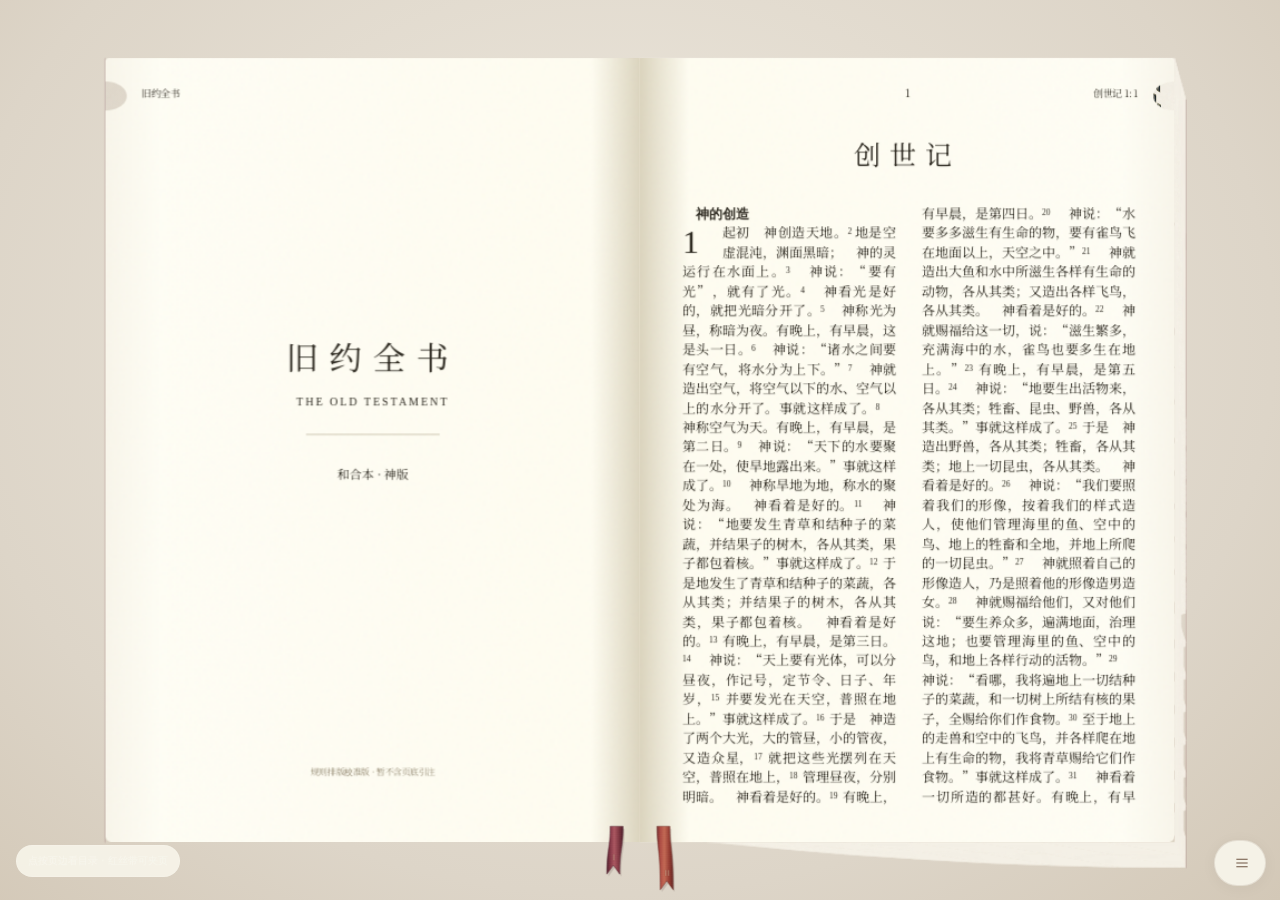
<file: rules.html>
<!doctype html>
<html lang="zh-CN" class="paper-immersive" data-reader-scene="reading" data-reader-chrome="hidden" data-paper-scene="reading" data-reader-build="rules-2" data-requires-rules="true">
<head>
  <meta charset="utf-8">
  <meta name="viewport" content="width=device-width,initial-scale=1,viewport-fit=cover">
  <meta name="theme-color" content="#d8d0c2">
  <meta name="description" content="固定纸页、双栏对开、书侧索引与真实阅读进度。一个保留经文空间记忆的圣经阅读体验原型。">
  <link rel="manifest" href="manifest.webmanifest"><link rel="icon" href="app-icon.svg" type="image/svg+xml"><link rel="apple-touch-icon" sizes="180x180" href="app-icon-180.png"><meta name="apple-mobile-web-app-capable" content="yes"><meta name="apple-mobile-web-app-status-bar-style" content="black-translucent">
  <title>纸页 · 统一规则排版校准</title>
  <link rel="stylesheet" href="fonts.css?v=rules-2">
  <link rel="stylesheet" href="fonts-extra.css?v=rules-2">
  <link rel="stylesheet" href="style.css?v=rules-2">
  <link rel="stylesheet" href="book-index.css?v=rules-2"><link rel="stylesheet" href="book-scene.css?v=rules-2"><link rel="stylesheet" href="book-solid.css?v=rules-2"><link rel="stylesheet" href="book-leaves.css?v=rules-2"><link rel="stylesheet" href="immersion.css?v=rules-2">
  <script src="book-material.js?v=rules-2" defer></script><script src="book-kinematics.js?v=rules-2" defer></script><script src="book-solid.js?v=rules-2" defer></script><script src="book-leaves.js?v=rules-2" defer></script><script src="book-scene.js?v=rules-2" defer></script><script src="book-index.js?v=rules-2" defer></script>
  <script src="bible-data.js?v=rules-2" defer></script>
  <script src="data/bible-source.js?v=rules-2" defer></script>
  <script src="paper-layout.js?v=rules-2" defer></script>
  <script src="paper-edition.js?v=rules-2" defer></script>
  <script src="rule-reader-bootstrap.js?v=rules-2" defer></script>
  <script src="paper-typography.js?v=rules-2" defer></script><script src="paper-page.js?v=rules-2" defer></script>
  <script src="gesture-core.js?v=rules-2" defer></script>
  <script src="paper-physics.js?v=rules-2" defer></script>
  <script src="paper-renderer.js?v=rules-2" defer></script>
  <script src="paper-edges.js?v=rules-2" defer></script><script src="ribbon-bookmarks.js?v=rules-2" defer></script>
  <link rel="stylesheet" href="paper-edges.css?v=rules-2"><link rel="stylesheet" href="ribbon-bookmarks.css?v=rules-2">
  <script src="app.js?v=rules-2" defer></script><script src="immersion.js?v=rules-2" defer></script>

  <script src="reader-release.js?v=rules-2" defer></script>
  <style>#reader-rule-loading{position:fixed;inset:0;z-index:9999;display:grid;place-content:center;padding:32px;background:#e8e1d4;color:#493f32;text-align:center;font:16px/1.8 system-ui,sans-serif}#reader-rule-loading p{max-width:30em}#reader-rule-loading a{color:#8b3939}html[data-rule-layout="ready"] #reader-rule-loading{display:none}</style>
</head>
<body data-paper-scene="reading">
<div id="reader-rule-loading" role="status"><strong>纸页 · 正在准备书页</strong><p>首次打开需要载入全文和字体，请稍候。</p><a href="./?v=rules-2">加载遇到问题？重新打开</a></div>
<header class="masthead">
  <a class="brand" href="#" aria-label="纸页，返回阅读"><span class="brand-mark">页</span><span>纸页<small>PAPER BIBLE</small></span></a>
  <div class="edition-label">和合本 · 规则排版校准 <span>RULES 02 · 统一规则试排</span></div>
  <button class="text-button" id="about-open">关于这本书 <span aria-hidden="true">↗</span></button>
</header>
<main>
  <aside class="intro">
    <div class="eyebrow"><i></i> 为位置记忆而设计</div>
    <h1>记得那句话，<br>也记得<br><em>它在哪里。</em></h1>
    <p class="lede">不是一条滚动的文字流。<br>是一本可以握住、翻动、重新找到的书。</p>
    <div class="principles">
      <div><span class="guide-icon">↔</span><p><strong>慢慢挪动，细细读</strong><small>轻拖移动纸页 · 捏合缩放整本书</small></p></div>
      <div><span class="guide-icon">⌁</span><p><strong>捏住一页，掀开，也可以放回</strong><small>长按后慢拖 · 纸页弯起，下一页露出</small></p></div>
      <div><span class="guide-icon">Ⅱ</span><p><strong>两根手指，翻过一叠纸</strong><small>连续快滑：5 页 → 10 页 → 20 页</small></p></div>
    </div>
    <div class="lab-controls"><span>用鼠标先试试</span><div><button id="demo-pan">慢拖示范</button><button id="demo-burst">双指快翻示范</button></div></div>
    <p class="prototype-note">统一规则试排 · 暂不含页底引注<br>同一页的位置不动，纸张可以慢慢弯起</p>
  </aside>
  <section class="reader" aria-label="纸质圣经阅读器">
    <div class="reader-header">
      <button class="location" id="location-button" aria-label="选择章节"><span id="book-name">创世记</span><span class="location-ref" id="chapter-name">第 1 章</span><span aria-hidden="true">⌄</span></button>
      <div class="view-switch" role="group" aria-label="观看方式"><button id="view-open" class="selected" aria-pressed="true">展开</button><button id="view-edge" aria-pressed="false">看书侧</button></div>
      <button class="icon-button" id="help-open" aria-label="手势说明">?</button>
    </div>
    <div class="stage-wrap">
      <div class="stage" id="stage" tabindex="0" role="region" aria-label="对开书页。直接拖动平移；长按约半秒后慢拖可掀页、回拖放回；双指捏合缩放。左页向右前翻，右页向左后翻。">
        <div class="surface-caption" id="surface-caption">一张固定的版面，一段熟悉的位置</div>
        <div class="book" id="book">
          <div class="book-volume" id="book-volume">
            <div id="paper-solid" aria-hidden="true"></div><div id="book-leaves" aria-hidden="true"></div>
            <div class="right-half" id="right-half"><div class="cover cover-right"></div><div class="page-stack right-stack" id="right-stack"></div><div id="right-paper-edges" class="natural-paper-edge" aria-hidden="true"></div><article class="paper right-paper" id="right-paper" aria-label="右页"></article><button class="paper-edge-hit edge-hit-right" id="right-edge-open" aria-label="点按右侧页边，拨开右侧纸页和切口目录" title="点按页边，拨开纸层切口"></button></div>
            <div class="left-half" id="left-half"><div class="cover cover-left"></div><div class="page-stack left-stack" id="left-stack"></div><div class="left-reading-edge" id="left-reading-edge" aria-hidden="true"></div><div id="left-paper-edges" class="natural-paper-edge" aria-hidden="true"></div><article class="paper left-paper" id="left-paper" aria-label="左页"></article><button class="paper-edge-hit edge-hit-left" id="left-edge-open" aria-label="点按左侧页边，拨开左侧纸页和切口目录" title="点按页边，拨开纸层切口"></button></div>
            <div class="gutter"></div><div id="ribbon-bookmarks" class="ribbon-bookmarks"></div>
            <div class="index-placement" id="index-placement"><div class="physical-index-host" id="physical-index-host"></div></div>
          </div>
        </div>
        <div class="touch-ring" id="touch-ring" aria-hidden="true"></div>
      </div>

      <div class="gesture-feedback" id="gesture-feedback" role="status" aria-live="polite">点按页边看目录 · 红丝带可夹页</div>
      <div class="viewport-map" id="viewport-map" aria-hidden="true"><div class="map-fold"></div><div id="map-window"></div></div>
    </div>
    <div class="reading-tools" id="reading-tools">
      <div class="focus-group" role="group" aria-label="阅读视角"><button id="fit-book" class="active">对开</button><button id="focus-left">左页</button><button id="focus-right">右页</button><button id="demo-peek" class="peek-demo" title="演示长按、掀开偷看、再放回">掀页演示</button></div>
      <div class="zoom-tools"><button id="zoom-out" aria-label="缩小">−</button><button id="zoom-value" title="恢复对开视角">100%</button><button id="zoom-in" aria-label="放大">＋</button></div>
    </div>
    <footer class="reader-footer">
      <button class="nav-button" id="prev" aria-label="向前翻一页">←</button>
      <div class="book-progress"><div class="progress-label"><span id="page-label">1 — 2</span><span id="progress-label">创世记</span></div><div class="thickness-track" title="左边是已翻过的书页，右边是尚未翻过的书页"><div class="read-block" id="read-block"></div><i id="position-pin"></i><div class="unread-block"></div></div><div class="thickness-labels"><span>已经翻过的纸页</span><span>还在右手边的纸页</span></div></div>
      <button class="nav-button" id="next" aria-label="向后翻一页">→</button>
    </footer>
  </section>
</main>
      <div class="scene-controls" id="scene-controls" aria-label="书侧目录">
        <div class="scene-topbar"><button id="scene-back">← 回到阅读</button><span id="scene-status" role="status">沿着书侧，找回那一卷</span></div>
        <div class="scene-bottom"><div class="scene-chapter-list" id="scene-chapter-list" hidden></div><div class="scene-actions"><button id="scene-digital" aria-pressed="false">展开为数字目录</button><button id="scene-chapters">当前卷章节</button></div><p>黑金 · 旧约　朱红 · 新约<br>上下拖动查看切口 · 点选纸层，连续翻开。</p></div>
      </div>
<dialog id="about-dialog"><button class="dialog-close" data-close aria-label="关闭">×</button><div class="eyebrow">关于这次实验</div><h2>位置不动，<br>只是换一种拿书的方式。</h2><p>手机上，放大并移动观看；平板横屏，完整展开两页。经文不会随屏幕宽度重新排版。</p><p>左右书页堆叠与底部厚度条对应全书位置。点按一侧页边，只拨开这一侧：上层向书脊错开更多，底层移动更少，露出嵌在半圆纸层切口里的标签。点切口可直接连续翻到那一卷，不必合书。上下拖动可查看其余切口；需要全部书卷时，可切换数字目录。合书和展开采用分层弯曲纸面，不再整块转动。两根红色丝带可独立夹页，点丝带尾端设置或回到书签。</p><p class="notice">规则排版试用版：现成和合本正文、标题与括注，按统一的字格、行距、双栏和章号规则自动分页。没有逐行位置表，也没有使用扫描页作阅读图像。已接回源资料中全书已有的诗行边界；长诗行仍按统一栏宽自然折行。暂不补齐页底引注和专名等其余标记，因此试排页码、断行与原版仍有差异；不能宣称已经精确复刻。</p><p id="reader-version">体验版本 · rules-2<br><a id="reader-reload" href="./?v=rules-2">重新载入最新版</a>（保留阅读位置）</p><p>本轮只恢复诗行结构，正文、标点、全角空格和现有括注逐字不变。不按句号猜诗行，不保存屏幕折行坐标。显示的仍是试排页码；阅读位置和两根丝带按经文锚点迁移，与旧版本分开保存。</p><div class="sources"><a href="https://www.bibleinmylanguage.com/chinese-bible-midsize-black-black-pvc-covered-chinese-union-version-the-most-popular-bible-in-mainland-china-with-thumb-index-golden-letters-on-cover-red-edges-cuv-holy-bible/" target="_blank" rel="noreferrer">内页风格参考 ↗</a><a href="https://ebible.org/cmn-cu89s/copyright.htm" target="_blank" rel="noreferrer">诗行结构来源：eBible ↗</a></div></dialog>
<dialog id="help-dialog"><button class="dialog-close" data-close aria-label="关闭">×</button><div class="eyebrow">手势小抄 · 可逆的翻页</div><h2>先捏住这张纸，<br>再决定要不要翻过去。</h2><dl><dt>长按约半秒，再慢慢拖</dt><dd>右页向左掀，左页向右掀。从触点到书脊之间会弯起，下面的下一页逐渐露出；手指往回走，纸页就跟着退回。</dd><dt>松手放下</dt><dd>翻过中间或向前甩出时完成翻页；没过中间或明显往回拖时回落。只掀开偷看，不会改变页码。中途添加第二根手指会放回纸页，转为缩放。</dd><dt>直接单指慢拖</dt><dd>不先长按，仍然是移动整本书，不会进入掀页。</dd><dt>单指 / 双指快滑</dt><dd>单指翻 1 页；双指先翻 5 页，1.25 秒内连续同向快滑加速到 10、20 页。都用弯曲纸页过渡。</dd><dt>双指张开 / 合拢</dt><dd>缩放整本书；本次触摸不会误触发翻页。</dd><dt>点按页边</dt><dd>点左右纸页的外侧边缘，只把该侧纸层向书脊拨开；上层错开更多，露出半圆切口。点切口直接翻到该卷。上下拖动查看其他切口，点空白或「收回纸页」放回；阅读时慢拖页边仍是平移。</dd><dt>两根红丝带</dt><dd>点书底的丝带尾端，可分别夹住当前页、回到已夹位置、改夹或取出。书签保存在本浏览器；放大后看不到丝带时，可在阅读工具中打开「丝带书签」。</dd><dt>鼠标与演示</dt><dd>按住鼠标约半秒再拖，也能掀页；点击工具栏「掀页演示」可看一次掀开、偷看、放回的完整过程。Esc 可放回纸页。</dd></dl><p class="notice">“翻 1 页”按翻动一张纸计算，即下一组对开。当前为轻量曲面纸张模拟，并非完整纸张力学仿真；不同手机的多指手感仍需真机体验。</p></dialog>

</body></html>
</file>
<file: fonts.css>
@font-face{font-family:PaperSerif;src:url("fonts/serif-0-cbd42fdb.woff2");font-weight:400;font-display:swap;unicode-range:U+20,U+2A,U+2D,U+2E,U+2F,U+30,U+31,U+32,U+33,U+34,U+35,U+36,U+37,U+38,U+39,U+41,U+42,U+43,U+44,U+45,U+46,U+47,U+48,U+49,U+4A,U+4B,U+4C,U+4D,U+4E,U+4F,U+50,U+51,U+52,U+53,U+54,U+55,U+56,U+57,U+58,U+59,U+5A,U+61,U+62,U+63,U+64,U+65,U+66,U+67,U+68,U+69,U+6A,U+6B,U+6C,U+6D,U+6E,U+6F,U+70,U+71,U+72,U+73,U+74,U+75,U+76,U+77,U+78,U+79,U+7A,U+A0,U+B7,U+2014,U+201C,U+201D,U+2D8D,U+3000,U+3001,U+3002,U+300C,U+300D,U+300E,U+300F,U+3014,U+3015,U+4E00,U+4E01,U+4E03,U+4E07,U+4E08,U+4E09,U+4E0A,U+4E0B,U+4E0D,U+4E0E,U+4E11,U+4E13,U+4E14,U+4E15,U+4E16,U+4E1A,U+4E1B,U+4E1C,U+4E1D,U+4E22,U+4E24,U+4E25,U+4E27,U+4E2A,U+4E2D,U+4E30,U+4E32,U+4E34,U+4E39,U+4E3A,U+4E3B,U+4E3D,U+4E3E,U+4E43,U+4E45,U+4E48,U+4E49,U+4E4B,U+4E4C,U+4E4E,U+4E4F,U+4E50,U+4E56,U+4E58,U+4E5D,U+4E5F,U+4E60,U+4E61,U+4E66,U+4E70,U+4E71,U+4E73,U+4E86,U+4E89,U+4E8B,U+4E8C,U+4E8E,U+4E8F,U+4E91,U+4E92,U+4E94,U+4E95,U+4E98,U+4E9A,U+4E9B,U+4EA1,U+4EA4,U+4EA5,U+4EA6,U+4EA7,U+4EA8,U+4EA9,U+4EAB,U+4EAC,U+4EAD,U+4EAE,U+4EB2,U+4EB5,U+4EBA,U+4EBF,U+4EC0,U+4EC1,U+4EC5,U+4EC6,U+4EC7,U+4ECA,U+4ECB,U+4ECD,U+4ECE,U+4ED1,U+4ED3,U+4ED4,U+4ED6,U+4ED7,U+4ED8,U+4ED9,U+4EE3,U+4EE4,U+4EE5,U+4EEA,U+4EEC,U+4EF0,U+4EF6,U+4EF7,U+4EFB,U+4EFD,U+4EFF,U+4F0A,U+4F0D,U+4F0F,U+4F10,U+4F11,U+4F17,U+4F19,U+4F1A,U+4F1F,U+4F20,U+4F24,U+4F26,U+4F2A,U+4F2F,U+4F30,U+4F34,U+4F36,U+4F38,U+4F3A,U+4F3C,U+4F46,U+4F4D,U+4F4E,U+4F4F,U+4F50,U+4F51,U+4F53,U+4F55,U+4F59,U+4F5B,U+4F5C,U+4F60,U+4F63,U+4F69,U+4F6F,U+4F73,U+4F7F,U+4F84,U+4F8B,U+4F8D,U+4F9B,U+4F9D,U+4FA7,U+4FAE,U+4FAF,U+4FB5,U+4FBF,U+4FC3,U+4FC4,U+4FCA,U+4FCF,U+4FD7,U+4FDD,U+4FE1,U+4FEE,U+4FEF,U+4FF1,U+4FF8,U+500D,U+5012,U+5014,U+5018,U+5019,U+501A,U+501F,U+5026,U+502D,U+503A,U+503C,U+503E,U+5047,U+504F,U+505A,U+505C,U+5065,U+5076,U+5077,U+507F,U+5085,U+508D,U+50AC,U+50B2,U+50CF,U+50DA,U+50ED,U+50EE,U+50F5,U+50FB,U+513F,U+5141,U+5143,U+5144,U+5145,U+5146,U+5148,U+5149,U+514B,U+514D,U+5151,U+5154,U+515A,U+515C,U+5162,U+5165,U+5168,U+516B,U+516C,U+516D,U+5170,U+5171,U+5173,U+5174,U+5175,U+5176,U+5177,U+5178,U+517B,U+517C,U+517D,U+5185,U+5188,U+518C,U+518D,U+5192,U+5195,U+5199,U+519B,U+519C,U+51A0,U+51A4,U+51A5,U+51AC,U+51B0,U+51B2,U+51B3,U+51B5,U+51B7,U+51C0,U+51C4,U+51C6,U+51C9,U+51CB,U+51CC,U+51CF,U+51D1,U+51DD,U+51E0,U+51E1,U+51E4,U+51ED,U+51EF,U+51F3,U+51F6,U+51F8,U+51F9,U+51FA,U+51FB,U+51FF,U+5200,U+5203,U+5206,U+5207,U+5211,U+5212,U+5217,U+5219,U+521A,U+521B,U+521D,U+5220,U+5224,U+5228,U+5229,U+522B,U+522E,U+5230,U+5236,U+5237,U+523A,U+523B,U+5243,U+524A,U+524D,U+5251,U+5254,U+5256,U+525C,U+5265,U+5269,U+526A,U+526F;}
@font-face{font-family:PaperSerif;src:url("fonts/serif-1-419ee6e7.woff2");font-weight:400;font-display:swap;unicode-range:U+5272,U+527F,U+5288,U+529B,U+529D,U+529E,U+529F,U+52A0,U+52A1,U+52A3,U+52A8,U+52A9,U+52AA,U+52AC,U+52B1,U+52B2,U+52B3,U+52BF,U+52C3,U+52C7,U+52C9,U+52D2,U+52DF,U+52E4,U+52FE,U+52FF,U+5300,U+5305,U+5309,U+5316,U+5317,U+5319,U+5320,U+5323,U+532A,U+5339,U+533A,U+533B,U+533F,U+5341,U+5343,U+5347,U+5348,U+534A,U+534E,U+534F,U+5351,U+5352,U+5355,U+5356,U+5357,U+535A,U+535C,U+5360,U+5364,U+5366,U+5367,U+536B,U+536F,U+5370,U+5371,U+5373,U+5374,U+5377,U+5378,U+5382,U+5384,U+5385,U+5386,U+5389,U+538B,U+538C,U+5395,U+539A,U+539F,U+53A8,U+53BB,U+53C2,U+53C8,U+53C9,U+53CA,U+53CB,U+53CC,U+53CD,U+53D1,U+53D4,U+53D6,U+53D7,U+53D8,U+53D9,U+53DB,U+53DF,U+53E0,U+53E3,U+53E4,U+53E5,U+53E6,U+53E8,U+53E9,U+53EA,U+53EB,U+53EC,U+53EF,U+53F0,U+53F1,U+53F2,U+53F3,U+53F6,U+53F7,U+53F8,U+53F9,U+53FC,U+5401,U+5403,U+5404,U+5408,U+5409,U+540A,U+540C,U+540D,U+540E,U+540F,U+5410,U+5411,U+5413,U+5415,U+5417,U+541B,U+541D,U+541E,U+541F,U+5426,U+5427,U+5429,U+542B,U+542C,U+542F,U+5434,U+5435,U+5438,U+5439,U+543C,U+543E,U+5440,U+5448,U+544A,U+5450,U+5455,U+5458,U+5462,U+5468,U+5473,U+5475,U+547C,U+547D,U+5482,U+5486,U+548C,U+5490,U+5492,U+5499,U+54AC,U+54B3,U+54B7,U+54B8,U+54BD,U+54C0,U+54C1,U+54C4,U+54C7,U+54C8,U+54C9,U+54CD,U+54CE,U+54D1,U+54D2,U+54D7,U+54E5,U+54E9,U+54EA,U+54ED,U+54EE,U+54F2,U+54FA,U+54FC,U+5506,U+5507,U+5509,U+5524,U+5531,U+553E,U+5543,U+5544,U+5546,U+554A,U+5566,U+556C,U+557C,U+5582,U+5583,U+5584,U+5587,U+5589,U+558A,U+5598,U+559C,U+559D,U+55A7,U+55B7,U+55BB,U+55C9,U+55D0,U+55E3,U+55E4,U+55F3,U+5609,U+5618,U+562C,U+5631,U+5632,U+5634,U+5636,U+563B,U+564E,U+5668,U+5669,U+568F,U+56B7,U+56BC,U+56CA,U+56DA,U+56DB,U+56DE,U+56E0,U+56E2,U+56EB,U+56ED,U+56F0,U+56F4,U+56F5,U+56FA,U+56FD,U+56FE,U+56FF,U+5706,U+5708,U+571F,U+5723,U+5728,U+572D,U+5730,U+573A,U+5740,U+5747,U+574D,U+574E,U+574F,U+5750,U+5751,U+5757,U+575A,U+575B,U+575F,U+5760,U+5761,U+5766,U+5782,U+578B,U+5792,U+57A3,U+57A6,U+57AB,U+57C3,U+57CB,U+57CE,U+57E0,U+57F9,U+57FA,U+5802,U+5806,U+5815,U+582A,U+5835,U+584C,U+5854,U+5858,U+585E,U+586B,U+5881,U+5883,U+5893,U+5899,U+589E,U+58A8,U+58A9,U+58C1,U+58EB,U+58EE,U+58F0,U+58F6,U+5904,U+5907,U+590D,U+590F,U+5916,U+5919,U+591A,U+591C,U+591F,U+5927,U+5929,U+592A,U+592B,U+592D,U+592E,U+5931,U+5934,U+5938,U+5939,U+593A,U+5941,U+5947,U+5948,U+5949,U+594B,U+594F,U+5951,U+5954,U+5956,U+5957,U+5960,U+5962,U+5965,U+5973,U+5974,U+5976,U+5978,U+5979,U+597D,U+5982,U+5983,U+5984,U+5986,U+5987,U+5988,U+5992,U+5993,U+5999,U+59A5,U+59A8,U+59AE,U+59B9,U+59BB,U+59BE,U+59CA,U+59CB,U+59D0,U+59D1,U+59D3,U+59D4,U+59E8,U+59FB,U+5A01,U+5A03,U+5A07,U+5A08,U+5A18,U+5A36,U+5A3C,U+5A46,U+5A49,U+5A5A,U+5A62,U+5A6A,U+5A74,U+5A7F,U+5A9A,U+5AB3,U+5AC1,U+5AC2;}
@font-face{font-family:PaperSerif;src:url("fonts/serif-2-812666ce.woff2");font-weight:400;font-display:swap;unicode-range:U+5AC9,U+5ACC,U+5AD4,U+5AE9,U+5B09,U+5B50,U+5B54,U+5B55,U+5B57,U+5B58,U+5B59,U+5B5A,U+5B5D,U+5B63,U+5B64,U+5B66,U+5B69,U+5B73,U+5B7D,U+5B81,U+5B83,U+5B85,U+5B87,U+5B88,U+5B89,U+5B8C,U+5B8F,U+5B97,U+5B98,U+5B99,U+5B9A,U+5B9C,U+5B9D,U+5B9E,U+5BA0,U+5BA1,U+5BA2,U+5BA3,U+5BA4,U+5BAB,U+5BB0,U+5BB3,U+5BB4,U+5BB5,U+5BB6,U+5BB9,U+5BBD,U+5BBE,U+5BBF,U+5BC2,U+5BC4,U+5BC6,U+5BCC,U+5BD2,U+5BD3,U+5BDD,U+5BDE,U+5BDF,U+5BE1,U+5BE8,U+5BF8,U+5BF9,U+5BFB,U+5BFC,U+5BFF,U+5C01,U+5C04,U+5C06,U+5C0A,U+5C0F,U+5C11,U+5C14,U+5C16,U+5C18,U+5C1A,U+5C1D,U+5C31,U+5C38,U+5C3A,U+5C3C,U+5C3D,U+5C3E,U+5C3F,U+5C40,U+5C42,U+5C45,U+5C48,U+5C49,U+5C4B,U+5C55,U+5C5E,U+5C61,U+5C65,U+5C6F,U+5C71,U+5C81,U+5C82,U+5C94,U+5C96,U+5C9B,U+5CA9,U+5CAD,U+5CB3,U+5CB8,U+5CF0,U+5CFB,U+5D07,U+5D0E,U+5D16,U+5D29,U+5D3D,U+5D4C,U+5DDD,U+5DE1,U+5DE2,U+5DE5,U+5DE6,U+5DE7,U+5DEB,U+5DEE,U+5DF1,U+5DF2,U+5DF3,U+5DF4,U+5DF7,U+5DFE,U+5E02,U+5E03,U+5E05,U+5E06,U+5E08,U+5E0C,U+5E10,U+5E11,U+5E15,U+5E16,U+5E18,U+5E1A,U+5E1C,U+5E1D,U+5E26,U+5E2D,U+5E2E,U+5E37,U+5E38,U+5E45,U+5E54,U+5E55,U+5E72,U+5E73,U+5E74,U+5E76,U+5E78,U+5E7B,U+5E7C,U+5E7D,U+5E7F,U+5E84,U+5E86,U+5E87,U+5E8A,U+5E8F,U+5E93,U+5E94,U+5E95,U+5E97,U+5E99,U+5E9C,U+5E9F,U+5EA6,U+5EA7,U+5EAD,U+5EB5,U+5EB6,U+5EB7,U+5EC9,U+5ECA,U+5EEA,U+5EF6,U+5EFA,U+5EFF,U+5F00,U+5F02,U+5F03,U+5F04,U+5F0A,U+5F0F,U+5F11,U+5F13,U+5F15,U+5F17,U+5F1F,U+5F20,U+5F25,U+5F26,U+5F2F,U+5F31,U+5F39,U+5F3A,U+5F52,U+5F53,U+5F55,U+5F62,U+5F69,U+5F70,U+5F71,U+5F79,U+5F7C,U+5F80,U+5F81,U+5F84,U+5F85,U+5F87,U+5F88,U+5F8B,U+5F90,U+5F92,U+5F97,U+5FA1,U+5FAA,U+5FAE,U+5FB7,U+5FC3,U+5FC5,U+5FCC,U+5FCD,U+5FD2,U+5FD7,U+5FD8,U+5FD9,U+5FE0,U+5FE4,U+5FE7,U+5FEB,U+5FF5,U+5FFB,U+5FFD,U+5FFF,U+6000,U+6001,U+600E,U+6012,U+6015,U+601C,U+601D,U+6020,U+6025,U+6027,U+6028,U+602A,U+602F,U+603B,U+6043,U+604B,U+6050,U+6052,U+6055,U+6064,U+6068,U+6069,U+606D,U+606F,U+6070,U+6073,U+6076,U+6078,U+607A,U+607C,U+6084,U+6089,U+6094,U+6096,U+609F,U+60A3,U+60A6,U+60AC,U+60AF,U+60B2,U+60B4,U+60BC,U+60C5,U+60CA,U+60D1,U+60DC,U+60DF,U+60E0,U+60E7,U+60E8,U+60E9,U+60EB,U+60ED,U+60EF,U+60F0,U+60F3,U+60F6,U+60F9,U+6101,U+6106,U+6108,U+610E,U+610F,U+611A,U+611F,U+6124,U+6127,U+613F,U+6148,U+614C,U+614E,U+6155,U+6162,U+6167,U+6170,U+618E,U+6194,U+61C2,U+61C8,U+61CA,U+61D2,U+61E6,U+6208,U+620D,U+620F,U+6210,U+6211,U+6212,U+6216,U+6218,U+621A,U+621B,U+621F,U+6225,U+622A,U+622E,U+6233,U+6234,U+6237,U+623E,U+623F,U+6240,U+6241,U+6247,U+624B,U+624D,U+624E,U+6251,U+6253,U+6254,U+6258,U+625B,U+6263,U+6267,U+6269,U+626A,U+626B,U+626C,U+626D,U+626E,U+626F,U+6270,U+6276,U+6279,U+627E,U+627F,U+6280,U+6284,U+628A,U+6293,U+6295,U+6296,U+6297,U+6298,U+629A,U+629B,U+629F,U+62A1,U+62A2,U+62A4,U+62A5,U+62AB;}
@font-face{font-family:PaperSerif;src:url("fonts/serif-3-44a3578f.woff2");font-weight:400;font-display:swap;unicode-range:U+62AC,U+62B1,U+62B5,U+62B9,U+62BC,U+62BD,U+62C5,U+62C6,U+62C7,U+62C8,U+62C9,U+62CD,U+62D0,U+62D2,U+62D4,U+62D6,U+62D8,U+62D9,U+62DA,U+62DB,U+62DC,U+62DF,U+62E2,U+62E3,U+62E5,U+62E6,U+62E7,U+62E8,U+62E9,U+62EC,U+62EF,U+62F3,U+62F4,U+62F7,U+62FE,U+62FF,U+6301,U+6302,U+6307,U+6309,U+6311,U+6313,U+6316,U+631E,U+631F,U+6321,U+6323,U+6324,U+6328,U+632A,U+632B,U+632F,U+6332,U+633A,U+633D,U+6342,U+6346,U+6349,U+634F,U+6350,U+6355,U+635F,U+6361,U+6362,U+6363,U+6367,U+636E,U+6376,U+6377,U+637B,U+6380,U+6388,U+6389,U+638C,U+638F,U+6390,U+6392,U+6398,U+63A0,U+63A2,U+63A3,U+63A5,U+63A7,U+63A8,U+63A9,U+63AA,U+63B3,U+63B7,U+63D0,U+63D2,U+63DD,U+63E1,U+63E3,U+63EA,U+63ED,U+6400,U+6401,U+6402,U+6405,U+6406,U+640B,U+6413,U+641C,U+6427,U+642C,U+642D,U+643A,U+6446,U+6447,U+6454,U+6458,U+6469,U+6478,U+6487,U+6491,U+6492,U+6495,U+649E,U+64A4,U+64AD,U+64AE,U+64B5,U+64BC,U+64C5,U+64CD,U+64D2,U+64D8,U+64E6,U+6512,U+652F,U+6536,U+6539,U+653B,U+653E,U+653F,U+6545,U+6548,U+654C,U+654F,U+6551,U+6555,U+6559,U+655B,U+655E,U+6562,U+6563,U+6566,U+656C,U+6570,U+6572,U+6574,U+6577,U+6587,U+658B,U+6590,U+6591,U+6597,U+6599,U+659C,U+659F,U+65A4,U+65A5,U+65A7,U+65A9,U+65AD,U+65AF,U+65B0,U+65B9,U+65BD,U+65C1,U+65C5,U+65CB,U+65CC,U+65CF,U+65D2,U+65D7,U+65E0,U+65E2,U+65E5,U+65E6,U+65E7,U+65E8,U+65E9,U+65EC,U+65F1,U+65F6,U+65F7,U+65FA,U+6602,U+6606,U+660C,U+660E,U+660F,U+6613,U+6614,U+661F,U+6625,U+6627,U+6628,U+662F,U+6634,U+663C,U+663E,U+6643,U+664B,U+664C,U+6652,U+6653,U+665A,U+6668,U+666E,U+666F,U+6674,U+6676,U+6677,U+667A,U+6682,U+6691,U+6696,U+6697,U+66B4,U+66DD,U+66F2,U+66F4,U+66F7,U+66FC,U+66FE,U+66FF,U+6700,U+6708,U+6709,U+670B,U+670D,U+6714,U+671B,U+671D,U+671F,U+6728,U+672A,U+672B,U+672C,U+672F,U+6731,U+6734,U+6735,U+673A,U+673D,U+6740,U+6742,U+6743,U+6746,U+6748,U+6749,U+674E,U+674F,U+6750,U+6751,U+6756,U+675C,U+675F,U+6760,U+6761,U+6765,U+6768,U+676F,U+6770,U+6774,U+6775,U+677E,U+677F,U+6781,U+6789,U+6795,U+6797,U+679C,U+679D,U+67A2,U+67AA,U+67AB,U+67AF,U+67B3,U+67B5,U+67B6,U+67B7,U+67C1,U+67C4,U+67CF,U+67D0,U+67D3,U+67D4,U+67DC,U+67DE,U+67E5,U+67EF,U+67F1,U+67F3,U+67F4,U+6807,U+680B,U+680F,U+6811,U+6816,U+6817,U+6837,U+6838,U+6839,U+683C,U+683D,U+6842,U+6843,U+6845,U+6846,U+6848,U+684C,U+6851,U+6868,U+6876,U+6881,U+6883,U+6885,U+6897,U+68A2,U+68A6,U+68AD,U+68AF,U+68B0,U+68B3,U+68C0,U+68C2,U+68CD,U+68D2,U+68D5,U+68D8,U+68DA,U+68EE,U+68F5,U+68FA,U+6905,U+690D,U+693D,U+695A,U+6960,U+6963,U+697C,U+6982,U+6984,U+699C,U+69A7,U+69A8,U+69AB,U+69B4,U+69BB,U+69C1,U+69CC,U+69DB,U+69FD,U+6A21,U+6A2A,U+6A44,U+6A5B,U+6A61,U+6A79,U+6A80,U+6A90,U+6B20,U+6B21,U+6B22,U+6B23,U+6B32,U+6B3A,U+6B3E,U+6B47,U+6B4C,U+6B62,U+6B63,U+6B64,U+6B65,U+6B66,U+6B6A,U+6B79;}
@font-face{font-family:PaperSerif;src:url("fonts/serif-4-0f13e8ef.woff2");font-weight:400;font-display:swap;unicode-range:U+6B7B,U+6B83,U+6B8B,U+6B93,U+6BA1,U+6BB4,U+6BB5,U+6BB7,U+6BBF,U+6BC1,U+6BC2,U+6BCD,U+6BCF,U+6BD2,U+6BD4,U+6BD5,U+6BD7,U+6BD9,U+6BDB,U+6BEB,U+6BEF,U+6C0F,U+6C11,U+6C14,U+6C34,U+6C38,U+6C41,U+6C42,U+6C49,U+6C4A,U+6C57,U+6C5B,U+6C5F,U+6C60,U+6C61,U+6C64,U+6C6A,U+6C72,U+6C79,U+6C89,U+6C8C,U+6C90,U+6C99,U+6C9B,U+6C9F,U+6CA1,U+6CA6,U+6CA7,U+6CAB,U+6CB3,U+6CB8,U+6CB9,U+6CBB,U+6CBD,U+6CBE,U+6CBF,U+6CC4,U+6CC9,U+6CCA,U+6CD5,U+6CDB,U+6CDE,U+6CE1,U+6CE2,U+6CE3,U+6CE5,U+6CE8,U+6CEA,U+6CF0,U+6CF3,U+6CFB,U+6CFC,U+6D01,U+6D0B,U+6D11,U+6D12,U+6D17,U+6D1B,U+6D1E,U+6D2A,U+6D32,U+6D3B,U+6D3C,U+6D3E,U+6D41,U+6D45,U+6D46,U+6D47,U+6D4A,U+6D4B,U+6D4E,U+6D51,U+6D53,U+6D66,U+6D69,U+6D6A,U+6D6E,U+6D74,U+6D77,U+6D78,U+6D82,U+6D88,U+6D89,U+6D8C,U+6D8E,U+6D9B,U+6DA4,U+6DA6,U+6DA8,U+6DAE,U+6DAF,U+6DB2,U+6DB8,U+6DCB,U+6DE1,U+6DE4,U+6DEB,U+6DF1,U+6DF7,U+6DF9,U+6DFB,U+6E05,U+6E0A,U+6E0E,U+6E10,U+6E14,U+6E21,U+6E23,U+6E29,U+6E2F,U+6E34,U+6E38,U+6E3A,U+6E43,U+6E56,U+6E7E,U+6E7F,U+6E83,U+6E85,U+6E90,U+6EA2,U+6EAA,U+6EBA,U+6ECB,U+6ED1,U+6ED3,U+6ED4,U+6EDA,U+6EE1,U+6EE4,U+6EE5,U+6EE8,U+6EE9,U+6EF4,U+6F02,U+6F06,U+6F0F,U+6F13,U+6F20,U+6F2B,U+6F6D,U+6F84,U+6F8E,U+6F9C,U+6FA1,U+6FB3,U+6FC0,U+6FE0,U+6FEF,U+7011,U+704C,U+706B,U+706D,U+706F,U+7070,U+7075,U+7076,U+707E,U+707F,U+7089,U+708E,U+7092,U+70AD,U+70B9,U+70BC,U+70C1,U+70C2,U+70C8,U+70D8,U+70D9,U+70DB,U+70DF,U+70E4,U+70E6,U+70E7,U+70EB,U+70ED,U+7109,U+710A,U+711A,U+7126,U+7130,U+7136,U+714C,U+714E,U+715E,U+7164,U+7167,U+716E,U+717D,U+7184,U+718A,U+7194,U+719F,U+71AC,U+71CE,U+71D4,U+71D5,U+71E5,U+7206,U+722A,U+722C,U+7231,U+7235,U+7236,U+7238,U+723D,U+7247,U+7248,U+724C,U+7259,U+725B,U+725D,U+7261,U+7262,U+7267,U+7269,U+7272,U+7275,U+7279,U+727A,U+7281,U+728A,U+72AC,U+72AF,U+72B6,U+72B9,U+72C2,U+72C4,U+72CD,U+72D0,U+72D7,U+72E0,U+72E1,U+72EC,U+72ED,U+72EE,U+72F1,U+72F8,U+72FC,U+730E,U+7316,U+731B,U+731C,U+732A,U+732B,U+732E,U+7334,U+733E,U+733F,U+7384,U+7387,U+7389,U+738B,U+738E,U+739B,U+73A9,U+73AB,U+73AF,U+73B0,U+73B3,U+73B7,U+73BA,U+73BB,U+73C9,U+73CA,U+73CD,U+73DE,U+73E0,U+73E5,U+73ED,U+73F0,U+7403,U+7406,U+740F,U+7410,U+7422,U+7433,U+7434,U+7435,U+7436,U+7455,U+7459,U+745A,U+745F,U+7470,U+747E,U+7483,U+748E,U+74A7,U+74DC,U+74E3,U+74E4,U+74E6,U+74EE,U+74F6,U+7518,U+751A,U+751C,U+751F,U+7525,U+7528,U+7529,U+7530,U+7531,U+7532,U+7533,U+7535,U+7537,U+7538,U+753B,U+7545,U+754C,U+754F,U+7559,U+755C,U+7565,U+7566,U+756A,U+7586,U+758B,U+758F,U+7591,U+7596,U+759F,U+75A5,U+75AB,U+75AE,U+75AF,U+75B2,U+75B5,U+75BC,U+75BE,U+75C5,U+75C7,U+75CA,U+75D2,U+75D4,U+75D5,U+75DB,U+75E2,U+75E8,U+75EA,U+75EB,U+75F4,U+7600,U+761F,U+7620,U+7624,U+7626,U+762A,U+762B,U+7638,U+7663,U+766B,U+767B,U+767D,U+767E,U+7682,U+7684;}
@font-face{font-family:PaperSerif;src:url("fonts/serif-5-4bf1fc6f.woff2");font-weight:400;font-display:swap;unicode-range:U+7686,U+7687,U+768E,U+76AE,U+76B1,U+76BF,U+76C2,U+76C6,U+76C8,U+76CA,U+76CF,U+76D0,U+76D1,U+76D2,U+76D4,U+76D6,U+76D7,U+76D8,U+76DB,U+76DF,U+76EE,U+76F4,U+76F8,U+76F9,U+76FC,U+76FE,U+7701,U+7709,U+770B,U+771F,U+7728,U+7736,U+7737,U+773C,U+7740,U+7741,U+775A,U+775B,U+7761,U+7763,U+7766,U+7779,U+7785,U+778E,U+7792,U+77AA,U+77B3,U+77BB,U+77DB,U+77DC,U+77E2,U+77E5,U+77E9,U+77EC,U+77ED,U+77EE,U+77F3,U+77F6,U+77FF,U+7801,U+780C,U+780D,U+7816,U+7827,U+7834,U+7838,U+785D,U+786B,U+786C,U+786E,U+7877,U+788C,U+788D,U+788E,U+7891,U+7897,U+789C,U+78A1,U+78A7,U+78B0,U+78D0,U+78E8,U+78EC,U+78F4,U+78FA,U+7901,U+793A,U+793C,U+7940,U+7948,U+7949,U+7956,U+795D,U+795E,U+796D,U+7977,U+7978,U+7980,U+7981,U+7984,U+798F,U+79A7,U+79BB,U+79BD,U+79BE,U+79C0,U+79C1,U+79C3,U+79C9,U+79CB,U+79CD,U+79D5,U+79D8,U+79DF,U+79E4,U+79E6,U+79E7,U+79EF,U+79F0,U+79F8,U+79FB,U+79FD,U+7A00,U+7A0B,U+7A0D,U+7A0E,U+7A17,U+7A20,U+7A23,U+7A33,U+7A3C,U+7A51,U+7A57,U+7A74,U+7A76,U+7A77,U+7A79,U+7A7A,U+7A7F,U+7A81,U+7A83,U+7A84,U+7A8D,U+7A91,U+7A96,U+7A97,U+7A98,U+7A9C,U+7A9D,U+7A9F,U+7AA5,U+7AA8,U+7ABF,U+7ACB,U+7AD6,U+7AD9,U+7ADE,U+7ADF,U+7AE0,U+7AE5,U+7AED,U+7AEF,U+7AFF,U+7B03,U+7B06,U+7B0F,U+7B11,U+7B14,U+7B19,U+7B1B,U+7B26,U+7B28,U+7B2C,U+7B3C,U+7B49,U+7B4B,U+7B4F,U+7B50,U+7B51,U+7B52,U+7B54,U+7B56,U+7B5B,U+7B75,U+7B79,U+7B7E,U+7B8D,U+7B95,U+7B97,U+7BA1,U+7BA9,U+7BAB,U+7BAD,U+7BB1,U+7BB4,U+7BC7,U+7BD3,U+7BE1,U+7BEE,U+7BF1,U+7BF7,U+7BFE,U+7C38,U+7C4D,U+7C73,U+7C74,U+7C7B,U+7C89,U+7C92,U+7C97,U+7C98,U+7C9C,U+7CAA,U+7CAE,U+7CBE,U+7CCA,U+7CDF,U+7CE0,U+7CFB,U+7D20,U+7D22,U+7D27,U+7D2B,U+7D2F,U+7D6E,U+7E41,U+7E9B,U+7EA2,U+7EA6,U+7EA7,U+7EAA,U+7EAC,U+7EAF,U+7EB2,U+7EB3,U+7EB5,U+7EB6,U+7EB7,U+7EB8,U+7EB9,U+7EBA,U+7EBD,U+7EBF,U+7EC3,U+7EC6,U+7EC7,U+7EC8,U+7ECA,U+7ECF,U+7ED1,U+7ED2,U+7ED3,U+7ED5,U+7ED9,U+7EDC,U+7EDD,U+7EDF,U+7EE3,U+7EE7,U+7EED,U+7EF0,U+7EF3,U+7EF5,U+7EF8,U+7EFA,U+7EFF,U+7F04,U+7F05,U+7F06,U+7F12,U+7F13,U+7F16,U+7F18,U+7F1A,U+7F1D,U+7F20,U+7F26,U+7F29,U+7F38,U+7F3A,U+7F50,U+7F51,U+7F55,U+7F57,U+7F5A,U+7F62,U+7F69,U+7F6A,U+7F6E,U+7F81,U+7F8A,U+7F8E,U+7F94,U+7F9A,U+7F9E,U+7FA1,U+7FA4,U+7FB9,U+7FBD,U+7FC1,U+7FC5,U+7FCE,U+7FD4,U+7FE0,U+7FE1,U+7FF0,U+7FF3,U+7FFB,U+7FFC,U+8000,U+8001,U+8003,U+8005,U+800C,U+800D,U+8010,U+8015,U+8017,U+8019,U+8033,U+8036,U+8038,U+803B,U+803D,U+8042,U+804B,U+804C,U+8054,U+8058,U+805A,U+806A,U+8083,U+8086,U+8089,U+808B,U+808C,U+8098,U+809A,U+809D,U+80A0,U+80A1,U+80A2,U+80A4,U+80A5,U+80A9,U+80AE,U+80AF,U+80B2,U+80BA,U+80BE,U+80BF,U+80C0,U+80C1,U+80C3,U+80C4,U+80C6,U+80CC,U+80CE,U+80D6,U+80DC,U+80DE,U+80E1,U+80F3,U+80F6,U+80F8,U+80FD,U+8102,U+810A,U+810F,U+8110,U+8111,U+8113,U+811A,U+8131,U+8138,U+813E,U+814A,U+814C,U+8151,U+8153;}
@font-face{font-family:PaperSerif;src:url("fonts/serif-6-f547b217.woff2");font-weight:400;font-display:swap;unicode-range:U+8165,U+816E,U+8170,U+8179,U+817E,U+817F,U+8180,U+818F,U+819B,U+819D,U+81B3,U+81C2,U+81CC,U+81E3,U+81EA,U+81EC,U+81ED,U+81F3,U+81F4,U+81FC,U+8200,U+8205,U+820C,U+820D,U+8212,U+8214,U+821C,U+821E,U+821F,U+822A,U+822C,U+8231,U+8235,U+8239,U+826E,U+826F,U+8270,U+8272,U+8273,U+827A,U+827E,U+8282,U+829F,U+82A5,U+82A6,U+82AB,U+82B1,U+82B8,U+82B9,U+82BD,U+82C7,U+82CD,U+82CF,U+82D7,U+82DE,U+82DF,U+82E5,U+82E6,U+82F1,U+82F9,U+8302,U+8303,U+8304,U+8305,U+8314,U+8334,U+8335,U+8346,U+8349,U+8350,U+8352,U+835A,U+8361,U+8363,U+836B,U+836F,U+8377,U+837B,U+837D,U+838E,U+83AB,U+83B1,U+83B2,U+83B7,U+83D6,U+83DC,U+83F2,U+8404,U+840D,U+8425,U+8428,U+843D,U+8457,U+8461,U+846C,U+8471,U+8499,U+849C,U+84B2,U+84BA,U+84C4,U+84D6,U+84DD,U+84EC,U+84FF,U+8511,U+8513,U+852C,U+853B,U+853D,U+8543,U+854A,U+8584,U+8585,U+859B,U+85AA,U+85B0,U+85CF,U+85D0,U+85DC,U+85E4,U+85E9,U+8638,U+864E,U+8650,U+8651,U+8654,U+865A,U+866B,U+8671,U+8679,U+867A,U+867C,U+867D,U+8680,U+8681,U+8682,U+8695,U+86A4,U+86B1,U+86C0,U+86C6,U+86C7,U+86CB,U+86D9,U+86DB,U+86EE,U+86FE,U+8702,U+8713,U+8717,U+8718,U+871C,U+8721,U+8722,U+8725,U+8734,U+8747,U+874E,U+8757,U+8758,U+8759,U+8760,U+876E,U+8776,U+877B,U+878D,U+87AB,U+87BA,U+87C0,U+87CB,U+87E5,U+8813,U+8822,U+8839,U+8840,U+884C,U+8854,U+8857,U+8859,U+8861,U+8863,U+8865,U+8868,U+886B,U+886E,U+8870,U+8872,U+888B,U+888D,U+8896,U+88AB,U+88B1,U+88C2,U+88C5,U+88D4,U+88D5,U+88D9,U+88E4,U+88F3,U+88F9,U+8902,U+8925,U+895F,U+897F,U+8981,U+8986,U+89C1,U+89C2,U+89C4,U+89C5,U+89C6,U+89C9,U+89CC,U+89D0,U+89D2,U+89E3,U+89E6,U+8A00,U+8A07,U+8A89,U+8A8A,U+8A93,U+8B66,U+8B6C,U+8BA1,U+8BA2,U+8BA4,U+8BA5,U+8BA8,U+8BA9,U+8BAD,U+8BAE,U+8BB0,U+8BB2,U+8BB3,U+8BB6,U+8BB7,U+8BB8,U+8BB9,U+8BBA,U+8BBC,U+8BBE,U+8BBF,U+8BC0,U+8BC1,U+8BC4,U+8BC5,U+8BC6,U+8BC8,U+8BC9,U+8BCD,U+8BCF,U+8BD3,U+8BD5,U+8BD7,U+8BDA,U+8BDD,U+8BE1,U+8BE2,U+8BE5,U+8BE6,U+8BE7,U+8BEB,U+8BEC,U+8BED,U+8BEE,U+8BEF,U+8BF1,U+8BF2,U+8BF4,U+8BF5,U+8BF7,U+8BF8,U+8BFA,U+8BFB,U+8BFE,U+8BFF,U+8C01,U+8C03,U+8C04,U+8C05,U+8C06,U+8C08,U+8C0A,U+8C0B,U+8C0E,U+8C0F,U+8C12,U+8C15,U+8C17,U+8C1C,U+8C22,U+8C23,U+8C24,U+8C26,U+8C28,U+8C2C,U+8C31,U+8C37,U+8C41,U+8C46,U+8C61,U+8C6A,U+8C79,U+8C7A,U+8C8C,U+8D1D,U+8D1E,U+8D1F,U+8D21,U+8D22,U+8D23,U+8D24,U+8D25,U+8D26,U+8D27,U+8D28,U+8D29,U+8D2A,U+8D2B,U+8D2C,U+8D2F,U+8D31,U+8D34,U+8D35,U+8D37,U+8D38,U+8D39,U+8D3A,U+8D3B,U+8D3C,U+8D3E,U+8D3F,U+8D41,U+8D42,U+8D43,U+8D44,U+8D49,U+8D4C,U+8D4E,U+8D4F,U+8D50,U+8D54,U+8D56,U+8D58,U+8D5A,U+8D5B,U+8D5E,U+8D60,U+8D62,U+8D64,U+8D66,U+8D6B,U+8D70,U+8D74,U+8D76,U+8D77,U+8D81,U+8D85,U+8D8A,U+8D8B,U+8D9F,U+8DB3,U+8DC3,U+8DCC,U+8DD0,U+8DD1,U+8DDF,U+8DE4,U+8DE8,U+8DEA,U+8DEF,U+8DF3,U+8DF5,U+8DFA,U+8E0A,U+8E0F,U+8E1D,U+8E22;}
@font-face{font-family:PaperSerif;src:url("fonts/serif-7-e7b79a3d.woff2");font-weight:400;font-display:swap;unicode-range:U+8E2A,U+8E39,U+8E44,U+8E48,U+8E4B,U+8E66,U+8E72,U+8E7F,U+8E81,U+8EAB,U+8EB2,U+8EBA,U+8F66,U+8F67,U+8F68,U+8F6C,U+8F6D,U+8F6E,U+8F6F,U+8F70,U+8F74,U+8F7B,U+8F7D,U+8F7F,U+8F83,U+8F85,U+8F86,U+8F87,U+8F88,U+8F89,U+8F8B,U+8F8E,U+8F90,U+8F93,U+8F94,U+8F96,U+8F97,U+8F9B,U+8F9C,U+8F9E,U+8F9F,U+8FA8,U+8FA9,U+8FAB,U+8FB0,U+8FB1,U+8FB9,U+8FBD,U+8FBE,U+8FC1,U+8FC5,U+8FC7,U+8FC8,U+8FCE,U+8FD0,U+8FD1,U+8FD4,U+8FD8,U+8FD9,U+8FDB,U+8FDC,U+8FDD,U+8FDE,U+8FDF,U+8FE5,U+8FE6,U+8FEB,U+8FF0,U+8FF7,U+8FF8,U+8FF9,U+8FFD,U+9000,U+9001,U+9002,U+9003,U+9006,U+9009,U+900A,U+900F,U+9010,U+9012,U+9014,U+901A,U+901E,U+901F,U+9020,U+9022,U+9038,U+903B,U+903C,U+903E,U+9041,U+9042,U+9047,U+904D,U+9053,U+9057,U+9063,U+9065,U+906D,U+906E,U+9075,U+907F,U+9091,U+90A3,U+90A6,U+90AA,U+90B1,U+90BB,U+90CA,U+90CE,U+90D1,U+90E8,U+90ED,U+90FD,U+9119,U+9149,U+914A,U+914C,U+914D,U+9152,U+9169,U+916C,U+9175,U+9178,U+917F,U+9187,U+9189,U+918B,U+9192,U+91C7,U+91CA,U+91CC,U+91CD,U+91CE,U+91CF,U+91D1,U+91DC,U+9274,U+933E,U+93CA,U+9488,U+9489,U+948F,U+9493,U+949D,U+94A2,U+94A5,U+94A6,U+94A9,U+94AE,U+94B1,U+94B9,U+94BB,U+94C1,U+94C3,U+94C5,U+94CA,U+94D9,U+94DB,U+94DC,U+94E0,U+94ED,U+94EE,U+94F2,U+94F6,U+94F8,U+94FA,U+94FE,U+9500,U+9501,U+9504,U+9505,U+9508,U+9509,U+950B,U+9510,U+9519,U+951A,U+9521,U+9523,U+9524,U+9525,U+9526,U+952D,U+952F,U+9538,U+9539,U+953B,U+9540,U+9547,U+954A,U+954C,U+955C,U+9563,U+956F,U+9570,U+9576,U+957F,U+95E8,U+95E9,U+95EA,U+95ED,U+95EE,U+95EF,U+95F2,U+95F4,U+95F5,U+95F7,U+95F8,U+95F9,U+95FA,U+95FB,U+9601,U+9604,U+9605,U+9609,U+9614,U+961F,U+9631,U+9632,U+9633,U+9634,U+9635,U+9636,U+963B,U+963F,U+9640,U+9644,U+9646,U+9647,U+9648,U+964B,U+964D,U+9650,U+9661,U+9662,U+9664,U+9669,U+966A,U+9675,U+9676,U+9677,U+9686,U+968F,U+9690,U+9694,U+9698,U+9699,U+969C,U+96B6,U+96BE,U+96C0,U+96C4,U+96C5,U+96C6,U+96C7,U+96CF,U+96D5,U+96E8,U+96EA,U+96F6,U+96F7,U+96F9,U+96FE,U+9700,U+9707,U+9709,U+970E,U+9716,U+971C,U+9732,U+9738,U+9739,U+9752,U+9756,U+9759,U+975E,U+9760,U+9762,U+9769,U+9776,U+978B,U+978D,U+9798,U+97AD,U+97E6,U+97ED,U+97F3,U+9875,U+9876,U+9877,U+9879,U+987A,U+987B,U+987D,U+987E,U+987F,U+9881,U+9882,U+9884,U+9886,U+9888,U+988A,U+9897,U+9898,U+989C,U+989D,U+98A0,U+98A4,U+98CE,U+98D5,U+98D8,U+98DE,U+98DF,U+9910,U+9965,U+996B,U+996D,U+996E,U+9970,U+9971,U+9976,U+9977,U+997C,U+997F,U+9986,U+9988,U+998B,U+9990,U+9991,U+9996,U+9999,U+99A8,U+9A6C,U+9A6E,U+9A6F,U+9A70,U+9A71,U+9A73,U+9A74,U+9A79,U+9A7B,U+9A7C,U+9A7E,U+9A7F,U+9A82,U+9A84,U+9A86,U+9A87,U+9A8C,U+9A8F,U+9A91,U+9A97,U+9A9A,U+9A9F,U+9AA1,U+9AA8,U+9AB8,U+9ABC,U+9AC5,U+9AD1,U+9AD3,U+9AD8,U+9B03,U+9B13,U+9B3C,U+9B41,U+9B42,U+9B54,U+9C7C,U+9C81,U+9C9C,U+9CC4,U+9CDE,U+9E1F,U+9E20,U+9E21,U+9E23;}
@font-face{font-family:PaperSerif;src:url("fonts/serif-8-e95702f1.woff2");font-weight:400;font-display:swap;unicode-range:U+9E26,U+9E2A,U+9E2C,U+9E2E,U+9E31,U+9E35,U+9E36,U+9E37,U+9E3D,U+9E3F,U+9E48,U+9E4C,U+9E51,U+9E55,U+9E5A,U+9E5E,U+9E64,U+9E67,U+9E6D,U+9E6F,U+9E70,U+9E73,U+9E7F,U+9E80,U+9E8B,U+9EA6,U+9EBB,U+9EC4,U+9ECE,U+9ECF,U+9ED1,U+9ED8,U+9F0E,U+9F13,U+9F20,U+9F2B,U+9F2C,U+9F3B,U+9F50,U+9F7F,U+9F99,U+9F9B,U+FF01,U+FF08,U+FF09,U+FF0C,U+FF1A,U+FF1B,U+FF1F;}
</file>
<file: fonts-extra.css>
/* Local rules-only Noto Serif SC subset; SIL OFL 1.1, fonts/LICENSE.txt. */
@font-face{font-family:PaperSerif;src:url("fonts/serif-rules-extra-e49edcab988c.ttf") format("truetype");font-style:normal;font-weight:400;font-display:swap;unicode-range:U+3A,U+2018,U+2019,U+2500,U+4341,U+4F43,U+4FA6,U+4FD8,U+53A2,U+549D,U+5555,U+566C,U+5C60,U+5DE8,U+5EF7,U+5F12,U+5FC6,U+6062,U+6168,U+6177,U+62FC,U+630E,U+63F4,U+645E,U+6525,U+6850,U+6B49,U+6B89,U+6CFD,U+6F14,U+71C3,U+7239,U+76F2,U+77AD,U+7814,U+781D,U+7823,U+7830,U+7840,U+78B1,U+7AE3,U+7EE9,U+7F34,U+8109,U+819C,U+8364,U+840E,U+8517,U+85C9,U+864F,U+867B,U+8703,U+8B9F,U+8BAF,U+8BD1,U+8BDE,U+8C34,U+8D2D,U+940F,U+9528,U+9616,U+990D,U+9D40;}
</file>
<file: style.css>
:root{--ink:#253d34;--muted:#7c8279;--line:#dcded4;--paper:#faf7ed;--wine:#783a36;--ui:system-ui,-apple-system,"Microsoft YaHei",sans-serif;--serif:PaperSerif,"Noto Serif CJK SC","Songti SC",SimSun,serif;color-scheme:light}*{box-sizing:border-box}body{margin:0;color:var(--ink);background:#f0f1e9;font-family:var(--ui);-webkit-tap-highlight-color:transparent}button,a{touch-action:manipulation}button{font:inherit;color:inherit;cursor:pointer;border:0;background:none}button:focus-visible,a:focus-visible,.stage:focus-visible{outline:2px solid #a48451;outline-offset:3px}button:disabled{opacity:.25;cursor:default}button:hover:not(:disabled){color:#9b7540}a{color:inherit;text-decoration:none}.masthead{height:100px;margin:0 auto;max-width:1440px;padding:0 5%;display:flex;align-items:center;justify-content:space-between;border-bottom:1px solid var(--line)}.brand{display:flex;gap:12px;align-items:center;font-size:23px;letter-spacing:3px}.brand small{display:block;font-size:8px;font-weight:600;letter-spacing:3px;margin-top:3px}.brand-mark{font-family:var(--serif);font-size:25px;border:1px solid #586959;padding:4px 7px;border-radius:2px;position:relative}.brand-mark:after{content:"";position:absolute;left:4px;bottom:-4px;right:-4px;top:4px;border:1px solid #586959;z-index:-1}.edition-label{font-size:11px;color:#7e8579;letter-spacing:2px}.edition-label span{padding-left:20px;font-size:9px}.text-button{font-size:12px;padding:12px 0}.text-button span{margin-left:10px}main{max-width:1440px;margin:auto;padding:42px 5% 32px;display:grid;grid-template-columns:300px minmax(0,1fr);gap:6%;align-items:center}.intro{align-self:center}.eyebrow{font-size:11px;letter-spacing:2px;color:#87836d;display:flex;gap:8px;align-items:center}.eyebrow i{display:block;width:6px;height:6px;border-radius:50%;background:#9c895f}h1{font-family:var(--serif);font-size:40px;font-weight:400;line-height:1.55;letter-spacing:2px;margin:24px 0 20px}h1 em{font-style:normal;color:#9a754d}.lede{font-size:12px;color:#7d8278;line-height:2.1;letter-spacing:.4px}.principles{border-top:1px solid var(--line);margin-top:27px;padding-top:7px}.principles>div{display:flex;align-items:center;gap:15px}.guide-icon{font-family:Georgia,serif;font-size:25px;width:26px;text-align:center;color:#8a8c77}.principles p{margin:14px 0}.principles strong{font-size:12px;font-weight:500}.principles small{display:block;color:#8c8f85;font-size:10px;margin-top:6px;white-space:nowrap}.lab-controls{margin-top:20px;font-size:10px;color:#8a8e81}.lab-controls>div{display:flex;gap:8px;margin-top:9px}.lab-controls button{font-size:11px;border:1px solid #d3d6c8;border-radius:3px;padding:8px 11px;background:#f8f9f3}.prototype-note{font-size:9px;line-height:1.8;color:#96998d;margin-top:23px}.reader{min-width:0;background:#fcfcf7;border:1px solid #d6d9cd;border-radius:12px;box-shadow:0 12px 40px #2a3d2910;overflow:hidden}.reader-header{height:64px;display:flex;align-items:center;justify-content:space-between;padding:0 22px;border-bottom:1px solid #e6e5db;gap:12px}.location{display:flex;align-items:center;gap:10px;padding:8px 0;font-size:14px;font-weight:600}.location-ref{font-size:10px;color:#9a9b8c;font-weight:400}.view-switch{display:flex;border:1px solid #dcded1;background:#f0f2e9;padding:3px;border-radius:6px;gap:2px}.view-switch button{font-size:11px;padding:7px 13px;border-radius:4px}.view-switch button.selected{background:#fff;color:#304d3a;box-shadow:0 1px 4px #253d3410}.icon-button{width:26px;height:26px;border:1px solid #ccd2c3;border-radius:50%;font-family:Georgia,serif;font-size:13px}.stage-wrap{height:min(62vh,610px);min-height:420px;position:relative;background:#e3e5d9;overflow:hidden;perspective:1600px}.stage{position:absolute;inset:0;overflow:hidden;touch-action:none;user-select:none;-webkit-user-select:none;cursor:grab;background:radial-gradient(ellipse at 50% 20%,#edf0e5,#dfe3d4)}.stage.dragging{cursor:grabbing}.surface-caption{position:absolute;top:19px;left:0;right:0;text-align:center;font-size:9px;letter-spacing:2px;color:#929884;pointer-events:none}.book{position:absolute;width:960px;height:704px;transform-origin:0 0;will-change:transform;isolation:isolate}.cover{position:absolute;top:-5px;bottom:-9px;background:#302d25;border-radius:8px;box-shadow:0 12px 16px #24291e36}.cover-left{left:-10px;right:480px;transform:skewY(1deg)}.cover-right{right:-10px;left:480px;transform:skewY(-1deg)}.page-stack{position:absolute;top:7px;height:704px;background:repeating-linear-gradient(to bottom,#c5b6a0 0px,#e4ddc8 1px,#e4ddc8 2px,#bfae95 3px);border-bottom:4px solid #773e37;border-radius:0 0 6px 6px;z-index:1;transition:transform .5s,width .5s}.left-stack{left:0;width:480px;transform-origin:right top;box-shadow:-3px 8px 8px #292b2326}.right-stack{left:480px;width:480px;transform-origin:left top;box-shadow:3px 8px 8px #292b2326}.paper{position:absolute;top:0;width:480px;height:704px;background:var(--paper);color:#26241e;z-index:2;overflow:hidden;box-shadow:0 1px 1px #60553a55}.paper:after{content:"";position:absolute;inset:0;pointer-events:none;opacity:.22;background-image:url("data:image/svg+xml,%3Csvg viewBox='0 0 180 180' xmlns='http://www.w3.org/2000/svg'%3E%3Cfilter id='n'%3E%3CfeTurbulence type='fractalNoise' baseFrequency='.7' numOctaves='3' stitchTiles='stitch'/%3E%3C/filter%3E%3Crect width='100%25' height='100%25' opacity='.11' filter='url(%23n)'/%3E%3C/svg%3E")}.left-paper{left:0;border-radius:3px 0 0 4px;background:linear-gradient(90deg,#f7f2e5 0%,#fbf8ed 10%,#f9f5e8 91%,#d7cfb9 100%)}.right-paper{left:480px;border-radius:0 3px 4px 0;background:linear-gradient(90deg,#d7cfb9 0%,#f9f5e8 9%,#fbf8ed 90%,#f7f2e5 100%)}.paper svg{width:480px;height:704px;font-family:var(--serif);overflow:visible}.paper svg text{fill:#2d2920}.gutter{position:absolute;left:466px;top:0;width:28px;height:704px;background:linear-gradient(90deg,transparent,#6e603632 40%,#f8eed887 50%,#6e603626 60%,transparent);z-index:4;pointer-events:none}.ribbon{position:absolute;width:13px;left:486px;top:680px;height:51px;background:linear-gradient(90deg,#6a2c2a,#9c5047,#6a2c2a);clip-path:polygon(0 0,100% 0,100% 100%,50% 88%,0 100%);z-index:1;transform:rotate(-4deg);box-shadow:2px 4px 5px #0004}.gesture-feedback{position:absolute;bottom:17px;left:50%;transform:translateX(-50%);font-size:10px;padding:8px 13px;color:#f7f6ed;background:#364539df;border:1px solid #ffffff15;border-radius:30px;z-index:20;white-space:nowrap;pointer-events:none;transition:opacity .3s}.gesture-feedback.idle{opacity:0}.viewport-map{position:absolute;right:16px;bottom:18px;width:65px;height:46px;border:1px solid #79836c66;background:#f8f2dfbb;border-radius:2px;pointer-events:none;z-index:19;box-shadow:1px 3px 5px #3331}.map-fold{position:absolute;left:50%;height:100%;border-left:1px solid #8c806b66}#map-window{position:absolute;border:1px solid #426b55;background:#507c4b22;min-width:2px;min-height:2px}.reading-tools{display:flex;align-items:center;justify-content:space-between;padding:12px 22px;border-bottom:1px solid #e6e7dd}.focus-group{display:flex;gap:5px}.focus-group button{font-size:11px;padding:6px 10px;border-radius:4px;color:#939787}.focus-group button.active{background:#e8eddf;color:#42613d}.zoom-tools{display:flex;align-items:center;gap:7px}.zoom-tools button{font-size:17px;width:28px;height:28px;border:1px solid #e0e3d5;border-radius:4px}#zoom-value{font-size:10px;min-width:48px;border:0}.reader-footer{display:flex;align-items:center;gap:18px;padding:16px 22px 19px}.nav-button{width:32px;height:32px;font-size:20px}.book-progress{flex:1;min-width:0}.progress-label{display:flex;justify-content:space-between;font-size:9px;letter-spacing:.5px;color:#8c8e7d}.thickness-track{height:14px;position:relative;display:flex;margin:8px 0 5px;border-radius:2px;overflow:visible;background:repeating-linear-gradient(90deg,#d0c8b0 0px,#eee6d0 1px,#eee6d0 2px,#cebea4 3px);box-shadow:0 2px 0 #5d4031}.read-block{height:100%;width:0;background:repeating-linear-gradient(90deg,#71816b 0px,#8f9c82 1px,#8f9c82 2px,#6b7b65 3px)}#position-pin{position:absolute;top:-3px;height:20px;width:3px;background:#7e413b;border-radius:1px;left:0;box-shadow:0 0 0 1px #f9f7ea}.thickness-labels{display:flex;justify-content:space-between;font-size:8px;color:#a4a595}.touch-ring{position:absolute;width:30px;height:30px;border:2px solid #406e57;border-radius:50%;background:#72927030;z-index:30;display:none;pointer-events:none}.edge-view{position:absolute;inset:0;padding:25px 26px 38px;overflow:auto;background:radial-gradient(ellipse at 50% 40%,#eaf0e0,#dde4d3);animation:reveal .45s ease-out}.edge-view[hidden]{display:none}@keyframes reveal{from{opacity:0;transform:rotateY(24deg) scale(.93)}to{opacity:1;transform:none}}.edge-heading{text-align:center;font-family:var(--serif);font-size:15px}.edge-heading small{display:block;font-family:var(--ui);font-size:9px;color:#92957f;margin-top:10px}.closed-book{position:relative;margin:24px auto 18px;width:min(390px,90%);height:370px;transform:perspective(1200px) rotateY(-14deg) rotateZ(-2deg);filter:drop-shadow(14px 20px 13px #37472e36)}.closed-cover{position:absolute;inset:-8px -8px -8px -24px;background:linear-gradient(100deg,#242b25,#45473a);border-radius:7px;box-shadow:inset 0 0 0 3px #535346,inset 0 0 0 5px #2b3027}.foreedge{position:absolute;inset:0;border-radius:1px 3px 3px 1px;background:repeating-linear-gradient(0deg,#d7c4aa 0px,#f3ead9 1px,#f3ead9 2px,#baa68a 3px);border-right:7px solid #8d3e38;border-bottom:6px solid #964a42;overflow:hidden;box-shadow:inset 14px 0 14px #342e2833}.index-tabs{position:absolute;inset:13px 9px 12px 16px;display:grid;grid-template-rows:repeat(11,1fr);grid-auto-flow:column;grid-template-columns:repeat(6,1fr);column-gap:5px;row-gap:5px}.index-tab{min-height:23px;border-radius:10px 3px 3px 10px;background:linear-gradient(110deg,#3d463b,#29382e);box-shadow:inset 2px 0 3px #191e17aa,1px 1px 1px #fff8;color:#f1e8cf;font-family:var(--serif);font-size:11px;letter-spacing:1px;padding:0 3px;position:relative;border-left:3px solid #c2b799}.index-tab.nt{background:linear-gradient(110deg,#8a4b45,#66342f)}.index-tab.current{outline:2px solid #d7b265;outline-offset:1px;color:#ffe1a1}.index-tab:hover{transform:translateX(2px);color:#fff!important}.edge-spine{position:absolute;left:-23px;top:0;bottom:0;width:18px;writing-mode:vertical-rl;color:#bdab78;font-family:var(--serif);font-size:9px;display:flex;justify-content:center;align-items:center;letter-spacing:2px}.edge-spine span{font-family:Georgia,serif;font-size:6px;margin-top:20px}.edge-caption{text-align:center;font-size:10px;color:#7d846f}.cut-marker{position:absolute;left:0;right:0;height:3px;background:#a46b50;z-index:1;pointer-events:none}.sources{display:flex;flex-direction:column;gap:12px;margin-top:24px;font-size:11px;text-decoration:underline;text-underline-offset:3px}dialog{width:min(500px,calc(100% - 36px));max-height:85dvh;border:1px solid #d9d6c6;border-radius:9px;padding:35px;background:#f7f6ee;color:var(--ink);box-shadow:0 20px 70px #182b2940}dialog::backdrop{background:#23382766;backdrop-filter:blur(3px)}dialog h2{font-family:var(--serif);font-weight:400;line-height:1.6;font-size:25px;margin:18px 0}dialog p{font-size:12px;color:#757e6e;line-height:1.9}.dialog-close{position:absolute;right:14px;top:10px;font-size:24px;color:#9ca18f}.notice{border-left:2px solid #ba9866;padding:6px 0 6px 14px;font-size:11px!important;background:#c6b89012}dl{font-size:12px;line-height:1.8}dt{font-weight:600;margin-top:14px}dd{margin:3px 0;color:#818877}.chapter-list{display:grid;grid-template-columns:repeat(6,1fr);gap:8px;max-height:45vh;overflow:auto}.chapter-list button{border:1px solid #d7ddcd;background:#edf0e4;border-radius:3px;padding:8px}.chapter-list button.current{background:#3c5c45;color:white}.edge-link{margin-top:22px;font-size:12px;border-bottom:1px solid #bec8b3;padding-bottom:4px}
@media(min-width:1450px){main{max-width:1520px;grid-template-columns:320px minmax(0,1fr)}.stage-wrap{height:650px}}
@media(max-width:1100px){.masthead{height:54px;padding:0 3%}.intro{display:none}main{display:block;padding:8px 2% 15px;max-width:1160px;height:calc(100dvh - 54px)}.reader{width:100%;height:100%;display:flex;flex-direction:column}.reader-header{min-height:54px;height:54px}.stage-wrap{height:auto;flex:1;min-height:180px;max-height:none}.edition-label span{display:none}.reading-tools{padding:8px 20px}.reader-footer{padding:10px 22px 14px}}
@media(pointer:coarse) and (min-width:1101px){.intro{display:none}.masthead{height:54px}main{display:block;padding:10px 2%;height:calc(100dvh - 54px)}.reader{height:100%;display:flex;flex-direction:column}.reader-header{height:54px;min-height:54px}.stage-wrap{height:auto;min-height:180px;flex:1;max-height:none}}
@media(max-width:600px){body{background:#fcfcf7;overflow:hidden}.masthead{height:52px;padding:0 17px;border-bottom:0}.brand{font-size:17px;gap:8px;letter-spacing:2px}.brand-mark{font-size:17px;padding:2px 5px}.brand small{font-size:6px;letter-spacing:1.9px}.edition-label{display:none}.text-button{font-size:10px;color:#979b89}main{padding:0;height:calc(100dvh - 52px)}.reader{height:100%;border:0;border-radius:0;display:flex;flex-direction:column;box-shadow:none}.reader-header{height:54px;min-height:54px;padding:0 16px}.location{font-size:13px;gap:6px}.location-ref{font-size:9px}.view-switch button{padding:6px 10px;font-size:10px}.icon-button{width:23px;height:23px;font-size:11px}.stage-wrap{height:auto;flex:1;min-height:180px;max-height:none}.surface-caption{top:18px;font-size:8px;letter-spacing:1px}.reading-tools{padding:8px 16px;min-height:48px}.reader-footer{padding:11px 15px calc(15px + env(safe-area-inset-bottom));gap:12px;min-height:80px}.gesture-feedback{font-size:9px;bottom:16px;max-width:calc(100% - 36px);overflow:hidden;text-overflow:ellipsis}.viewport-map{right:12px;bottom:56px;width:56px;height:40px}.edge-view{padding:20px 17px 42px}.edge-heading{font-size:13px}.closed-book{width:87%;height:calc(100% - 108px);min-height:290px;max-height:530px;margin-top:19px}.index-tabs{column-gap:4px;row-gap:5px;inset:9px 6px 8px 10px}.index-tab{font-size:10px;letter-spacing:0;padding:0 1px;border-left-width:2px;min-height:20px}.edge-caption{font-size:9px}.edge-heading small{font-size:8px}.focus-group button{font-size:10px}.zoom-tools button{font-size:16px}dialog{padding:29px 24px}dialog h2{font-size:23px}}
@media(max-height:650px) and (max-width:600px){.edge-view{padding-top:10px}.edge-heading{display:none}.closed-book{height:290px;margin-top:9px}.edge-caption{display:none}}
@media(prefers-reduced-motion:reduce){*{animation-duration:.01ms!important;transition-duration:.01ms!important}}

/* Curved-paper layer: book coordinates, GPU mesh, real front/back page textures. */
.paper-curl-canvas,.paper-curl-shadow{position:absolute;left:-60px;top:-240px;width:1080px;height:990px;pointer-events:none;user-select:none;transform:translateZ(0)}
.paper-curl-canvas{z-index:8}.paper-curl-shadow{z-index:5}.paper-curl-canvas[hidden],.paper-curl-shadow[hidden]{display:none}
.book.curl-active .gutter{z-index:4}.stage.dragging:has(.curl-active){cursor:grabbing}.touch-ring.holding{border-color:#b4935e;background:#d4bc8433;box-shadow:0 0 0 5px #d4bc8414;width:30px;height:30px}
.paper.under-curl{filter:brightness(.985)}.focus-group .peek-demo{color:#967443;border-left:1px solid #dedfcf;border-radius:0;margin-left:4px;padding-left:12px;white-space:nowrap}
@media(max-width:600px){.focus-group{gap:0}.focus-group button{padding:6px 8px}.focus-group .peek-demo{padding-left:9px;margin-left:0;font-size:9px}.zoom-tools{gap:3px}.zoom-tools button{width:25px}#zoom-value{min-width:40px}}
.paper-curl-shadow{filter:blur(4px);opacity:.83}.stage{-webkit-touch-callout:none;overscroll-behavior:contain}
</file>
<file: book-index.css>
/* Ink sits inside the actual layered recess, not on a replacement index slab. */
.pbi-root{--pbi-digital:0;position:absolute;inset:0;width:960px;height:704px;transform-style:preserve-3d;pointer-events:none;user-select:none;-webkit-user-select:none;font-family:PaperSerif,"Noto Serif CJK SC","Songti SC",SimSun,serif;color:#302e27;touch-action:none}
.pbi-root *{box-sizing:border-box}
.pbi-pan-surface{position:absolute;left:0;top:0;transform-origin:0 0;background:transparent;touch-action:none}
.pbi-book{position:absolute;left:0;top:0;display:block;margin:0;padding:0;min-width:0;min-height:0;overflow:visible;border:0;background:transparent;color:#302e27;font:inherit;text-align:left;cursor:pointer;appearance:none;-webkit-appearance:none;transform-style:preserve-3d;pointer-events:auto;outline-offset:1px;-webkit-tap-highlight-color:transparent;touch-action:none}
.pbi-fragment{position:absolute;left:0;top:0;display:block;transform-style:preserve-3d;pointer-events:none;background:rgba(255,253,242,calc(var(--pbi-digital)*.88));border-radius:calc(var(--pbi-digital)*5px);box-shadow:inset 0 -1px rgba(99,80,45,calc(var(--pbi-digital)*.15))}
.pbi-abbr,.pbi-strip-abbr{position:absolute;top:50%;transform:translateY(-50%);display:flex;align-items:center;justify-content:center;border-radius:45% 8% 8% 45% / 50% 8% 8% 50%;border:.22px solid #d4c58c80;color:#f2e7bd;white-space:nowrap;font-weight:500;letter-spacing:0;text-shadow:0 .08px .15px #0005;background:linear-gradient(90deg,#202b2e,#303639 50%,#1b2528);line-height:1;pointer-events:none;box-shadow:inset .6px .15px 1.2px #0007,inset -.2px -.2px .3px #fff2}
.pbi-new .pbi-abbr,.pbi-new .pbi-strip-abbr{background:linear-gradient(90deg,#86332c,#b64b3c 60%,#92372d)}
.pbi-depth-tick{position:absolute;top:0;width:.18px;height:100%;background:#c2a15c99;pointer-events:none}
.pbi-name{position:absolute;left:55px;right:24px;top:50%;transform:translateY(-50%);font-size:20px;line-height:1.3;letter-spacing:.2px;white-space:nowrap;color:#3e382d;pointer-events:none}
.pbi-order{position:absolute;right:8px;top:8px;font:8px/1.2 system-ui,sans-serif;color:#746b5b;pointer-events:none}
.pbi-book:focus-visible{outline:1px solid #b18445}
.pbi-focused .pbi-abbr,.pbi-focused .pbi-strip-abbr{box-shadow:inset 0 0 0 .35px #f2d58c,0 0 1.8px #c7974d80}
.pbi-scroll{position:absolute;left:0;top:0;width:480px;height:704px;overflow-x:hidden;overflow-y:hidden;transform-origin:0 0;background:rgba(244,238,222,calc(var(--pbi-digital)*.96));border:1px solid rgba(155,132,95,calc(var(--pbi-digital)*.35));border-radius:calc(var(--pbi-digital)*9px);pointer-events:none;touch-action:pan-y;overscroll-behavior:contain;scrollbar-width:thin;scrollbar-color:#7b57404d transparent}
.pbi-scroll::-webkit-scrollbar{width:4px}.pbi-scroll::-webkit-scrollbar-thumb{background:#81624955;border-radius:4px}
.pbi-sheet{position:relative;width:480px;height:704px;min-height:704px}
.pbi-is-digital .pbi-book{touch-action:pan-y}
.pbi-heading{position:absolute;left:0;top:0;width:480px;height:75px;padding:14px 29px 8px;transform-origin:0 0;pointer-events:none;opacity:0;background:linear-gradient(#f5eedc 0%,#f5eedc 78%,#f5eedc00)}
.pbi-heading-kicker{display:block;font:9px/1.5 system-ui,sans-serif;letter-spacing:2px;color:#897758}.pbi-heading-title{display:block;margin-top:5px;font-size:20px;font-weight:500;letter-spacing:1px;color:#463b2c}
.pbi-digital-note{position:absolute;width:100%;padding:0 24px;font:10px/1.5 system-ui,sans-serif;letter-spacing:1px;color:#8b7d67;pointer-events:none}
@media(hover:hover){.pbi-book:hover .pbi-abbr,.pbi-book:hover .pbi-strip-abbr{color:#fff7da;box-shadow:inset 0 0 0 .25px #efca7c}}

.pbi-recess-shadow{position:absolute;left:0;top:0;transform-origin:0 0;pointer-events:none;border-radius:50% 15% 15% 50%;background:radial-gradient(ellipse at 0 50%,#57412b24,transparent 75%);box-shadow:inset .5px 0 1.5px #5a49341c;backface-visibility:hidden}
.pbi-root[data-surface='recessed'] .pbi-book[data-paper-side='left'] .pbi-abbr,.pbi-root[data-surface='recessed'] .pbi-book[data-paper-side='left'] .pbi-strip-abbr{border-radius:8% 45% 45% 8% / 8% 50% 50% 8%;box-shadow:inset -.6px .15px 1.2px #0007,inset .2px -.2px .3px #fff2}
.pbi-book:disabled{cursor:default;opacity:1}
.pbi-root[data-surface='recessed'] .pbi-depth-tick{display:none}
.pbi-is-digital .pbi-abbr,.pbi-is-digital .pbi-strip-abbr{border-radius:3px!important;border-color:#bda16d55}

.pbi-ink-strip{position:absolute;left:0;top:0;display:block;transform-origin:0 0;overflow:hidden;pointer-events:none;backface-visibility:visible}
.pbi-ink-strip[hidden]{display:none}
.pbi-strip-abbr{position:absolute;top:0;transform:none}
</file>
<file: book-scene.css>
/* One persistent book. The camera moves; the reading surface is never replaced. */
.book{isolation:auto;transform-style:preserve-3d;perspective:1800px;perspective-origin:720px 352px}
.book-volume{position:absolute;inset:0;transform-origin:720px 352px;transform-style:preserve-3d}
.left-half{position:absolute;left:0;top:0;width:480px;height:704px;transform-origin:right center;transform-style:preserve-3d;z-index:3}
.left-half .cover-left{right:0}.left-half .paper,.left-half .page-stack{backface-visibility:hidden;-webkit-backface-visibility:hidden}
.front-cover{position:absolute;inset:-6px -2px -10px -10px;border-radius:9px 3px 3px 9px;transform:rotateY(180deg) translateZ(3px);backface-visibility:hidden;-webkit-backface-visibility:hidden;background:radial-gradient(ellipse at 15% 12%,#a86867,transparent 60%),repeating-linear-gradient(19deg,#fff1 0 .7px,#0000 1px 3px),linear-gradient(100deg,#51202b,#823842 40%,#4f1725);box-shadow:inset 0 0 0 3px #2d0c184a,inset 0 0 0 6px #b6776b44,0 6px 18px #2b151945;display:flex;align-items:center;flex-direction:column;color:#dac697;font-family:var(--serif)}
.front-cover:before{content:'';position:absolute;inset:11px;border:1px dashed #d5a18d66;border-radius:5px}
.front-cover .cover-cross{font-size:92px;font-weight:200;margin-top:80px;text-shadow:0 1px 1px #ffeccc,0 3px 3px #26090c}
.front-cover strong{font-size:43px;letter-spacing:19px;font-weight:400;margin:24px 0 12px;padding-left:19px}
.front-cover small{font:11px Georgia,serif;letter-spacing:5px}
.index-placement{position:absolute;top:0;left:720px;width:480px;height:704px;transform-style:preserve-3d;transform-origin:center;z-index:6}
.physical-index-host{width:480px;height:704px;transform-origin:center;transform-style:flat}
body[data-paper-scene='reading'] .index-placement{pointer-events:none}
.stage[data-scene]:not([data-scene='reading']){touch-action:pan-y;cursor:default}
.stage[data-scene]:not([data-scene='reading']) .book,.stage[data-scene]:not([data-scene='reading']) .book-volume{touch-action:pan-y}
.cover{background:linear-gradient(105deg,#71333e,#4b1926);box-shadow:0 12px 16px #30202136}
.page-stack{background:repeating-linear-gradient(0deg,#c7bca5 0 .55px,#fffbed .8px 1.65px,#e4ddca 1.8px 2.2px);border-bottom-color:#6f2b39}
.left-paper{background:linear-gradient(90deg,#f9f6eb,#fffef5 10%,#fffdf1 92%,#dcd5bf)}
.right-paper{background:linear-gradient(90deg,#dcd5bf,#fffdf1 8%,#fffef5 90%,#f9f6eb)}
.scene-controls{position:absolute;z-index:34;inset:0;pointer-events:none;opacity:0;visibility:hidden;transition:opacity .28s,visibility .28s;color:#6d4a3d}
body[data-paper-scene='directory'] .scene-controls{opacity:1;visibility:visible}
.scene-topbar{position:absolute;top:max(16px,env(safe-area-inset-top));left:18px;right:18px;display:flex;align-items:center;justify-content:space-between;gap:14px}
.scene-controls button{pointer-events:auto;min-height:44px;padding:8px 15px;border:1px solid #80634326;border-radius:24px;background:#faf6ebed;box-shadow:0 2px 16px #4a2c2010;font-size:12px}
.scene-topbar span{font-size:12px;letter-spacing:1px;text-align:right}
.scene-bottom{position:absolute;bottom:max(18px,env(safe-area-inset-bottom));left:16px;right:16px;text-align:center}
.scene-bottom p{font-size:10px;letter-spacing:1px;line-height:1.7;margin:10px 0;color:#8c7964}
.scene-bottom .scene-actions{display:flex;justify-content:center;gap:8px}
.scene-chapter-list{pointer-events:auto;margin:0 auto 12px;max-width:430px;max-height:145px;overflow:auto;display:flex;flex-wrap:wrap;gap:6px;padding:10px;background:#faf6ebed;border-radius:12px;box-shadow:0 5px 30px #4a2c2030;touch-action:pan-y}
.scene-chapter-list[hidden]{display:none}.scene-chapter-list button{min-width:42px;min-height:40px;border-radius:6px;padding:6px}
body[data-paper-scene='directory'] .viewport-map,body[data-paper-scene='directory'] .gesture-feedback{opacity:0!important}
@media(max-height:500px){.scene-bottom p{display:none}.scene-topbar{top:8px}.scene-bottom{bottom:8px}}

.physical-index-host .pbi-root{transform-style:flat}

/* Paper mass is not leather. No constant offset or minimum paper thickness. */
.page-stack{top:0;border:0;border-radius:0 0 2px 2px;transition:none;box-shadow:0 1px 2px #48362125}
.cover{top:-3px;bottom:-4px;border-radius:5px;box-shadow:0 5px 10px #30202128}
.cover-right{right:-4px}.cover-left{left:-4px}
.left-reading-edge{position:absolute;right:480px;top:0;height:704px;width:0;z-index:3;pointer-events:none;overflow:hidden;backface-visibility:hidden;-webkit-backface-visibility:hidden;background:repeating-linear-gradient(90deg,#c2b69d 0 .45px,#fffdf2 .7px 1.3px,#e5ddc9 1.5px 2px);border-radius:3px 0 0 3px}
.left-reading-edge svg{width:100%;height:100%;display:block}
.pbi-cut{opacity:calc(var(--pbi-physical-opacity) * var(--pbi-cut-share,1))}
/* A reading fore-edge contains paper only. Leather remains the separate cover. */
.physical-index-host{--reading-assembly:0}
.physical-index-host .pbi-leather{opacity:var(--reading-assembly)}
.physical-index-host .pbi-paper-block{inset:calc(var(--reading-assembly)*6px) calc(var(--reading-assembly)*9px) calc(var(--reading-assembly)*13px) calc(var(--reading-assembly)*7px);border-radius:calc(1px + var(--reading-assembly)*6px);box-shadow:none}
.physical-index-host .pbi-lower-edge{opacity:var(--reading-assembly)}

/* Two halves meet at the spine; no cover presentation and no whole-book orbit. */
.book{perspective-origin:480px 352px}
.book-volume{transform-origin:480px 352px}
.right-half{position:absolute;left:480px;top:0;width:480px;height:704px;transform-origin:left center;transform-style:preserve-3d;z-index:3}
.right-half .right-paper,.right-half .right-stack{left:0}
.right-half .paper{backface-visibility:hidden;-webkit-backface-visibility:hidden}
.left-half .cover,.right-half .cover,.left-half .page-stack,.right-half .page-stack,.left-reading-edge,.front-cover{display:none}
.left-paper{border-radius:3px 0 0 5px;box-shadow:0 .4px .8px #62543a20}
.right-paper{border-radius:0 3px 5px 0;box-shadow:0 .4px .8px #62543a20}
.paper-edge-hit{position:absolute;top:0;height:704px;width:var(--edge-hit-size,24px);padding:0;border:0;background:transparent;box-shadow:none;z-index:7;cursor:pointer;touch-action:none;-webkit-tap-highlight-color:transparent}
.edge-hit-left{left:0;transform:translateX(-55%)}
.edge-hit-right{right:0;transform:translateX(55%)}
.paper-edge-hit:focus-visible{outline:1px solid #aa735b;outline-offset:2px;background:#bf935b12}
body[data-paper-scene='directory'] .paper-edge-hit{pointer-events:none;visibility:hidden}
/* The same paper surfaces and labels now stay in the 3D book at every angle. */
.left-half,.right-half{left:0;top:0;transform-origin:0 0;z-index:auto}
.natural-paper-edge{display:none}
.index-placement{left:0;top:0;width:960px;height:704px;transform-origin:0 0;transform-style:preserve-3d;z-index:auto}
.physical-index-host{width:960px;height:704px;transform-origin:0 0;transform-style:preserve-3d;opacity:1}
.physical-index-host .pbi-root{transform-style:preserve-3d}
.stage[data-scene='edge']{touch-action:none}
.paper-ribbons{transform-origin:0 0;z-index:auto}
.paper-ribbons .pr-art,.paper-ribbons .pr-tip{opacity:1;transform:none}

/* Flat SVG stays the authoritative accessible text; only its painted face is
   suppressed while the same page is drawn on flexible strips. */
.book.has-curved-leaves .paper{opacity:0;pointer-events:none}
.book .paper{background:transparent;box-shadow:none}
/* Keep flat ink out of the curved solid's compositor plane. The inverse
   perspective scale preserves every screen coordinate, not a visual zoom. */
.book:not(.has-curved-leaves) .paper{backface-visibility:visible;-webkit-backface-visibility:visible;transform:translateZ(300px) scale(.833333333333)}
.book:not(.has-curved-leaves) .left-paper{transform-origin:480px 352px}
.book:not(.has-curved-leaves) .right-paper{transform-origin:0 352px}
body[data-paper-scene='reading'] .paper-ribbons{transform-origin:480px 352px!important;transform:translateZ(320px) scale(.822222222222)!important}
.stage[data-scene='fan'],.stage[data-scene='fanning'],.stage[data-scene='fan-turn']{touch-action:none}
.stage[data-scene='fan'] .book,.stage[data-scene='fan'] .book-volume{touch-action:none}
.stage[data-scene='fan-turn'] .scene-bottom{opacity:0;pointer-events:none}

/* Contain book depth within the stage so screen-space controls stay above it. */
.stage{z-index:0;isolation:isolate}

/* Raise the already-projected curl raster above curved under-pages without moving its screen pixels. */
.paper-curl-canvas{transform-origin:540px 592px;transform:translateZ(600px) scale(.666666666667)}
.paper-curl-shadow{transform-origin:540px 592px;transform:translateZ(599px) scale(.667222222222)}
/* Remove the obsolete outer perspective; the book owns its calibrated lens. */
.stage-wrap{perspective:none}
.scene-controls{transform:translateZ(0);z-index:100}

/* Screen controls are deliberately outside every book-perspective ancestor. */
.scene-controls{position:fixed;z-index:120;inset:0}

.stage-wrap{background:#e2dacd}
</file>
<file: book-solid.css>
/* The solid occupies the shared book world, not either hinged paper half. */
.book-solid{position:absolute;left:0;top:0;width:960px;height:704px;transform-style:preserve-3d;pointer-events:none;overflow:visible}
.bs-face{position:absolute;left:0;top:0;transform-origin:0 0;backface-visibility:visible;-webkit-backface-visibility:visible;pointer-events:none;background-repeat:no-repeat;background-size:100% 100%;border:0;box-shadow:none;opacity:1}
.bs-face[hidden]{display:none!important}
.bs-foreedge{background-color:#f4f0e6}
.bs-paper-triangle{width:100px;height:100px;clip-path:polygon(-.3% -.3%,100.6% -.3%,-.3% 100.6%);background-color:#f4f0e6}
.bs-leather-edge{background:linear-gradient(90deg,#713b45,#87505a 35%,#5b2a37);border:0}

.bs-paper-quad{width:100px;height:100px;background-color:#f4f0e6;clip-path:inset(-.15%)}

/* One back-plane raster replaces hundreds of composited 3D paper faces. */
.bs-raster{position:absolute;pointer-events:none;backface-visibility:visible;-webkit-backface-visibility:visible}
.bs-raster[hidden]{display:none!important}
</file>
<file: book-leaves.css>
/* Nothing above the ruled strips flattens the book's shared 3D world. */
.book-leaves{position:absolute;left:0;top:0;width:960px;height:704px;transform-style:preserve-3d;pointer-events:none;overflow:visible}
.book-leaves[hidden]{display:none!important}
.bl-strip{position:absolute;left:0;top:0;transform-origin:0 0;backface-visibility:hidden;-webkit-backface-visibility:hidden;pointer-events:none;background-repeat:no-repeat;border:0;box-shadow:none}
</file>
<file: immersion.css>
/* Full-viewport reading: controls overlay the scene instead of resizing the paper. */
html.paper-immersive { --immersion-inset: 18px; --immersion-bottom: max(14px, env(safe-area-inset-bottom)); background: #d8d0c2; }
.paper-immersive body { margin: 0; width: 100%; height: 100vh; height: 100dvh; overflow: hidden; background: #d8d0c2; }
.paper-immersive .masthead, .paper-immersive .intro { display: none; }
.paper-immersive main { position: fixed; inset: 0; display: block; width: 100%; max-width: none; height: 100vh; height: 100dvh; padding: 0; margin: 0; }
.paper-immersive .reader { position: relative; display: block; width: 100%; height: 100%; border: 0; border-radius: 0; box-shadow: none; overflow: hidden; }
.paper-immersive .stage-wrap { position: absolute; inset: 0; width: 100%; height: 100%; min-height: 0; max-height: none; overflow: hidden; }
.paper-immersive .stage { background: radial-gradient(ellipse at 48% 38%, #eee9df 0%, #ddd5c8 70%, #d3c8b7 100%); }
.paper-immersive .surface-caption { display: none; }
.paper-immersive .reader-header,
.paper-immersive .reading-tools,
.paper-immersive .reader-footer,
.paper-immersive .immersion-extra {
  position: absolute; z-index: 35; margin: 0; min-height: 0;
  color: #4f433a; background: rgb(250 247 238 / 92%);
  border: 1px solid rgb(116 95 73 / 16%); box-shadow: 0 4px 24px rgb(51 37 27 / 9%);
  -webkit-backdrop-filter: blur(16px); backdrop-filter: blur(16px);
  opacity: 0; visibility: hidden; pointer-events: none;
  transition: opacity .24s ease, transform .24s ease, visibility .24s;
}
.paper-immersive .reader-header { top: max(12px, env(safe-area-inset-top)); left: var(--immersion-inset); right: var(--immersion-inset); height: 50px; padding: 0 16px; border-radius: 12px; transform: translateY(-8px); }
.paper-immersive .reading-tools { left: var(--immersion-inset); right: var(--immersion-inset); bottom: calc(var(--immersion-bottom) + 117px); padding: 9px 14px; height: 48px; border-radius: 12px; transform: translateY(8px); }
.paper-immersive .reader-footer { left: var(--immersion-inset); right: var(--immersion-inset); bottom: calc(var(--immersion-bottom) + 50px); height: 60px; padding: 9px 13px; border-radius: 12px; gap: 14px; transform: translateY(8px); }
.paper-immersive .reader-footer .thickness-labels { display: none; }
.paper-immersive .reader-footer .progress-label { margin-bottom: 7px; }
.paper-immersive .reader-footer .nav-button { min-width: 40px; min-height: 40px; }
.paper-immersive .immersion-extra { position: fixed; top: calc(max(12px, env(safe-area-inset-top)) + 58px); right: var(--immersion-inset); display: flex; padding: 3px 6px; border-radius: 10px; transform: translateY(-8px); }
.immersion-extra button { min-height: 38px; padding: 5px 12px; border: 0; border-radius: 7px; background: transparent; color: #6e5141; font: 11px var(--ui, sans-serif); cursor: pointer; }
.immersion-extra button:hover { background: #6e51410d; }
.immersion-extra button + button { border-left: 1px solid #92745824; border-radius: 0; }
.paper-immersive[data-reader-chrome="visible"][data-reader-scene="reading"] .reader-header,
.paper-immersive[data-reader-chrome="visible"][data-reader-scene="reading"] .reading-tools,
.paper-immersive[data-reader-chrome="visible"][data-reader-scene="reading"] .reader-footer,
.paper-immersive[data-reader-chrome="visible"][data-reader-scene="reading"] .immersion-extra { opacity: 1; visibility: visible; pointer-events: auto; transform: translateY(0); }
.paper-immersive .viewport-map { right: var(--immersion-inset); bottom: calc(var(--immersion-bottom) + 58px); opacity: 0; transition: opacity .2s; }
.paper-immersive[data-reader-chrome="visible"] .viewport-map { opacity: .6; bottom: calc(var(--immersion-bottom) + 178px); }
.paper-immersive .gesture-feedback { bottom: calc(var(--immersion-bottom) + 9px); max-width: calc(100% - 145px); left: 16px; transform: none; font-size: 10px; padding: 8px 11px; background: #faf7edd9; box-shadow: none; }
.immersion-dock { position: fixed; z-index: 38; right: max(14px, env(safe-area-inset-right)); bottom: var(--immersion-bottom); display: flex; gap: 2px; padding: 1px 4px; border: 1px solid #70544721; border-radius: 25px; color: #644936; background: #faf7ede0; box-shadow: 0 2px 16px #39251a0b; -webkit-backdrop-filter: blur(12px); backdrop-filter: blur(12px); transition: opacity .25s, visibility .25s, transform .25s; }
.immersion-quiet-button { display: flex; align-items: center; justify-content: center; gap: 4px; min-width: 42px; height: 42px; border: 0; padding: 0 5px; color: inherit; border-radius: 22px; background: none; cursor: pointer; font: 10px var(--ui, sans-serif); }
.immersion-quiet-button:first-child { padding-left: 9px; }
.immersion-quiet-button:hover { background: #9b7c6014; }
.immersion-quiet-button svg { width: 18px; height: 18px; fill: none; stroke: currentColor; stroke-width: 1.25; stroke-linecap: round; stroke-linejoin: round; }
.immersion-quiet-button[aria-expanded="true"] { background: #74543b14; }
.paper-immersive[data-reader-scene="directory"] .immersion-dock { opacity: 0; visibility: hidden; pointer-events: none; transform: translateY(10px); }
.immersion-sr-only { position: absolute; width: 1px; height: 1px; margin: -1px; padding: 0; border: 0; overflow: hidden; clip: rect(0, 0, 0, 0); white-space: nowrap; }
.immersion-install-dialog { color: #4e453d; background: #faf7ed; border: 1px solid #d8cbbb; border-radius: 18px; width: min(440px, calc(100% - 32px)); }
.immersion-install-dialog h2 { color: #743f39; font-family: var(--serif, serif); line-height: 1.45; }
.immersion-install-dialog p { font-size: 13px; line-height: 1.8; }
.immersion-install-steps { padding-left: 20px; margin: 20px 0; }
.immersion-install-steps li { padding-left: 4px; margin: 0 0 17px; font-size: 12px; line-height: 1.85; }
.immersion-install-steps strong, .immersion-install-steps span { display: block; }
.immersion-install-steps strong { margin-bottom: 4px; font-size: 13px; }
.immersion-install-now { padding: 12px 20px; color: #fff9ed; background: #743f39; border: 0; border-radius: 8px; font: 13px var(--ui, sans-serif); cursor: pointer; }
.immersion-install-dialog .immersion-install-note { padding-top: 15px; margin-bottom: 0; color: #867b6c; border-top: 1px solid #e4dacc; font-size: 11px; }
.immersion-extra [hidden], .immersion-install-dialog [hidden] { display: none !important; }
.paper-immersive button:focus-visible { outline: 2px solid #8c6350; outline-offset: 3px; }
@media (min-width: 720px) {
  html.paper-immersive { --immersion-inset: max(24px, calc((100vw - 650px) / 2)); }
  .paper-immersive .reader-header { padding: 0 22px; }
  .paper-immersive .reading-tools { padding: 9px 20px; }
  .paper-immersive .reader-footer { padding-left: 20px; padding-right: 20px; }
}
@media (max-width: 420px) {
  html.paper-immersive { --immersion-inset: 10px; }
  .paper-immersive .reader-header { padding: 0 12px; }
  .paper-immersive .reading-tools { padding-left: 8px; padding-right: 8px; }
  .paper-immersive .focus-group .peek-demo { padding-left: 6px; }
  .paper-immersive .focus-group button { padding-left: 6px; padding-right: 6px; }
  .paper-immersive .reader-header .icon-button { width: 32px; height: 32px; }
}
@media (max-height: 480px) and (min-width: 600px) {
  .paper-immersive .reader-header { left: 12px; right: auto; width: 420px; }
  .paper-immersive .immersion-extra { top: calc(max(12px, env(safe-area-inset-top)) + 58px); right: 12px; }
  .paper-immersive .reader-footer { left: 12px; right: auto; width: 42%; bottom: var(--immersion-bottom); }
  .paper-immersive .reading-tools { left: auto; right: 12px; width: 44%; bottom: calc(var(--immersion-bottom) + 53px); }
  .paper-immersive .gesture-feedback { bottom: 80px; }
}
@media (prefers-reduced-motion: reduce) {
  .paper-immersive .reader-header, .paper-immersive .reading-tools, .paper-immersive .reader-footer,
  .paper-immersive .immersion-extra, .immersion-dock { transition-duration: .01ms; }
}
</file>
<file: paper-edges.css>
/* Each host sits at the page origin, never translated by the paper depth.
   Only the small SVG contour outside the page describes the leaf block. */
.paper-edge-host{position:absolute;left:0;top:0;width:480px;height:704px;pointer-events:none;z-index:1;overflow:visible;backface-visibility:hidden;-webkit-backface-visibility:hidden;transform-style:flat}
.paper-edge-host .paper-edge-art{display:block;width:480px;height:704px;overflow:visible;pointer-events:none;filter:drop-shadow(0 1.3px 1.8px #352a2126)}
.paper-edge-host .pe-paper-mass,.paper-edge-host .pe-leaf-line,.paper-edge-host .pe-leaf-light{shape-rendering:geometricPrecision}
/* Fine strata are intentionally low contrast, even when zoomed in. */
@media(prefers-contrast:more){.paper-edge-host .pe-leaf-line{stroke:#7c715f}}
</file>
<file: ribbon-bookmarks.css>
/* Silk belongs to the book; only its small operation card lives in screen space. */
.paper-ribbons{position:absolute;inset:0;width:960px;height:704px;z-index:7;pointer-events:none;transform-style:preserve-3d;--pr-close:0}
.pr-art{position:absolute;left:0;top:0;width:960px;height:780px;overflow:visible;pointer-events:none;opacity:calc(1 - var(--pr-close));transform-origin:480px 704px;transform:translateY(calc(var(--pr-close)*-22px)) scaleX(calc(1 - var(--pr-close)*.65))}
.pr-tip{position:absolute;pointer-events:auto;padding:0;border:0;background:none;box-shadow:none;border-radius:20px;cursor:pointer;touch-action:manipulation;-webkit-tap-highlight-color:transparent;color:#efd1aa;display:flex;align-items:center;justify-content:center;opacity:calc(1 - var(--pr-close));transform:translateY(calc(var(--pr-close)*-22px))}
.pr-tip-mark{font:7px/1 Georgia,serif;opacity:.8;pointer-events:none;text-shadow:0 .5px 1px #3b101d;transform:translateY(-10px)}
.pr-tip:focus-visible{outline:1.5px solid #ad6c49;outline-offset:1px;background:#c49b5e12}
.paper-ribbons[data-reading='false'] .pr-tip{pointer-events:none}
.pr-panel{position:absolute;z-index:55;right:max(18px,env(safe-area-inset-right));bottom:max(85px,calc(env(safe-area-inset-bottom) + 72px));width:min(294px,calc(100% - 36px));padding:16px 17px 14px;border:1px solid #d7c9ac;border-radius:6px 10px 9px 5px;background:linear-gradient(115deg,#fffdf4,#f6efe0);box-shadow:0 9px 34px #49332630,0 1px 3px #49332624;color:#514233;pointer-events:auto;font:12px/1.6 system-ui,sans-serif;touch-action:pan-y}
.pr-panel[hidden]{display:none}
.pr-panel-header{display:flex;justify-content:space-between;align-items:center;gap:10px}
.pr-title{margin:0;font:17px/1.5 var(--serif,serif);font-weight:400;letter-spacing:1px}
.pr-close{font:24px/1 system-ui,sans-serif;padding:0;width:34px;height:34px;min-width:34px;color:#8a7660;border:0;background:transparent;border-radius:50%;cursor:pointer}
.pr-slot-selector{display:flex;gap:7px;margin:10px 0}
.pr-slot{flex:1;min-height:36px;padding:5px 8px;border:1px solid #d2bba180;border-radius:3px;background:#efe6d73d;color:#886550;font:11px/1.3 system-ui,sans-serif;cursor:pointer}
.pr-slot[aria-pressed='true']{color:#783c43;border-color:#9a596047;background:#a16c6b12;box-shadow:inset 0 -2px #8b3d4a}
.pr-slot-1[aria-pressed='true']{color:#984b3e;box-shadow:inset 0 -2px #b25945}
.pr-detail{font:14px/1.6 var(--serif,serif);margin:12px 0 4px;color:#514131}
.pr-hint{font-size:11px;line-height:1.65;color:#95836d;margin:0 0 12px}
.pr-actions{display:flex;flex-wrap:wrap;gap:7px}
.pr-actions button{min-height:40px;padding:8px 10px;border:1px solid #cdb69a7a;border-radius:4px;background:#eee3d260;color:#765642;font:12px/1.4 system-ui,sans-serif;cursor:pointer}
.pr-actions .pr-go{background:#7e3e48;color:#fff3df;border-color:#71343e}
.pr-actions .pr-remove{border-color:transparent;background:transparent;font-size:11px;color:#95806b}
.pr-actions button[hidden]{display:none}
.pr-status{min-height:0;margin:9px 0 0;font-size:10px;color:#997650;line-height:1.6}
.pr-status:empty{display:none}
.pr-panel button:focus-visible{outline:2px solid #aa784e;outline-offset:2px}
@media(max-height:500px){.pr-panel{bottom:18px;max-height:calc(100% - 36px);overflow:auto;padding-top:10px;padding-bottom:10px}.pr-hint{display:none}}
</file>
